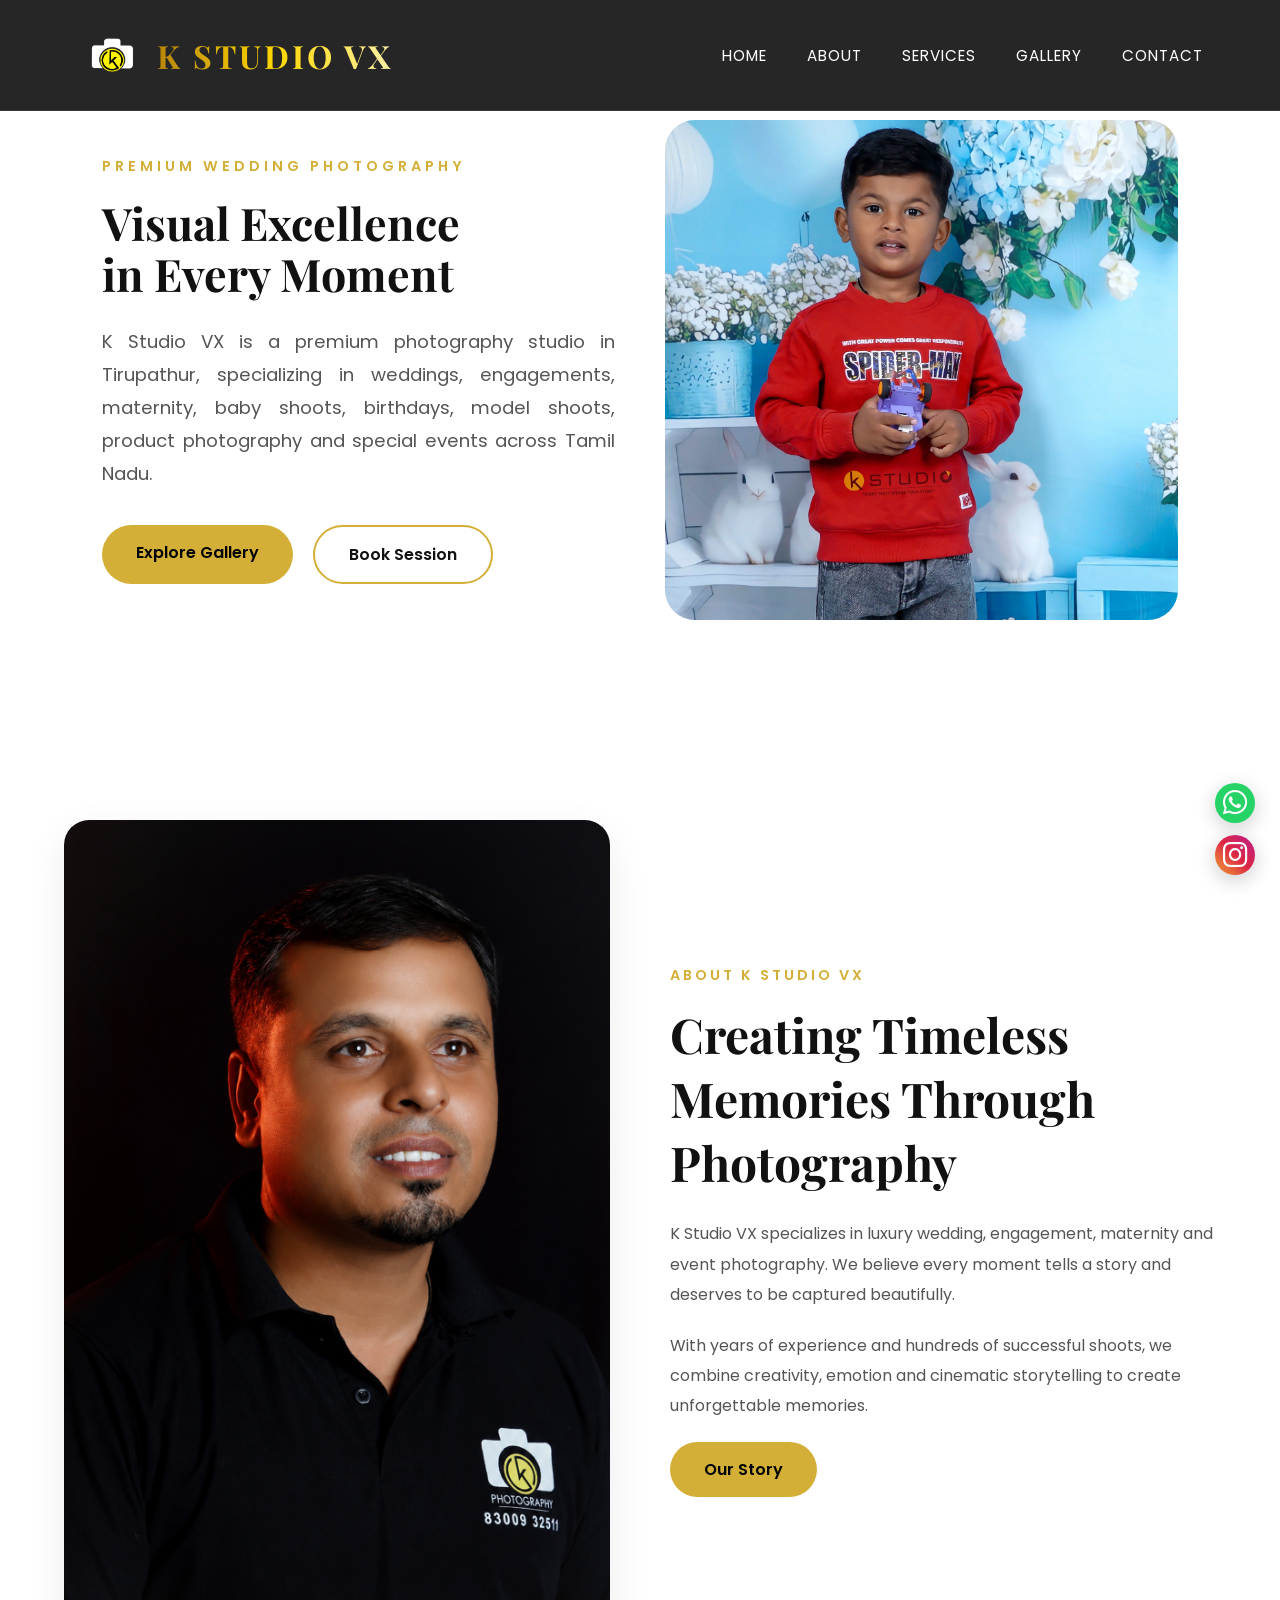
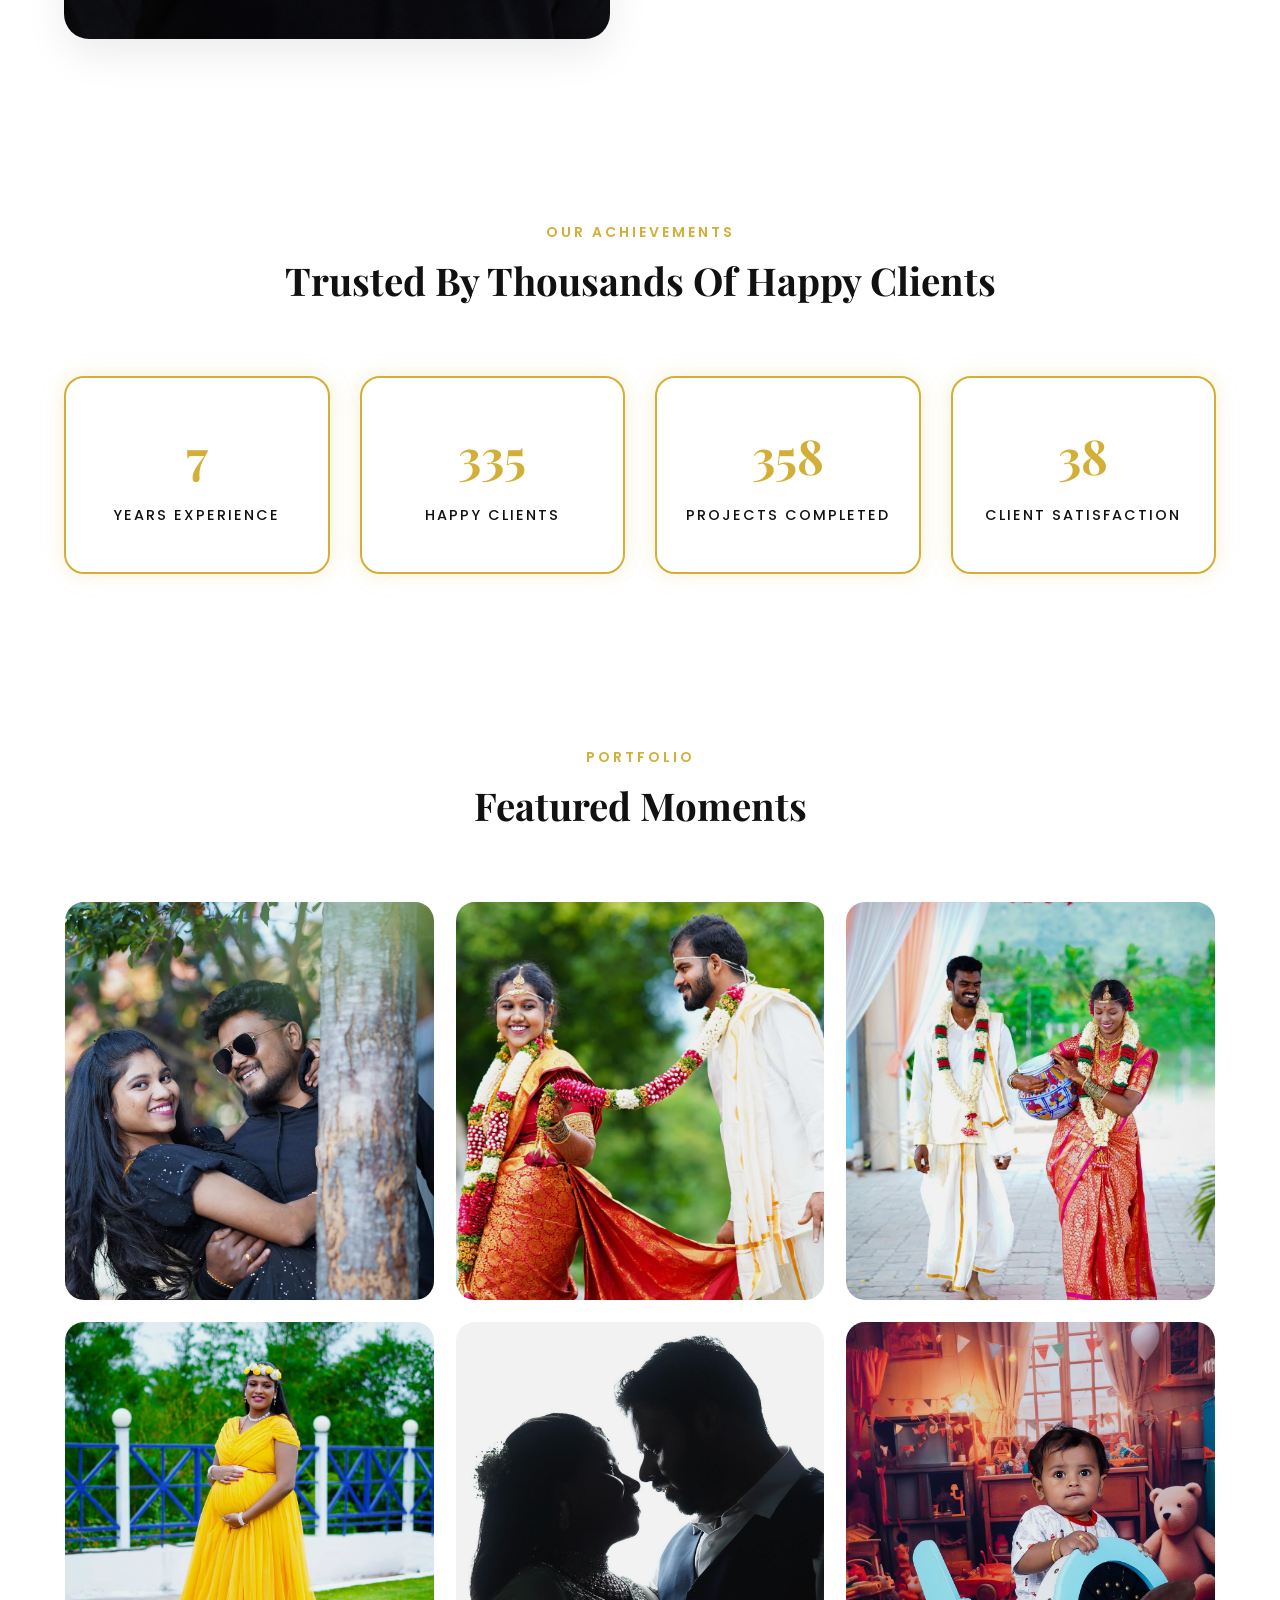
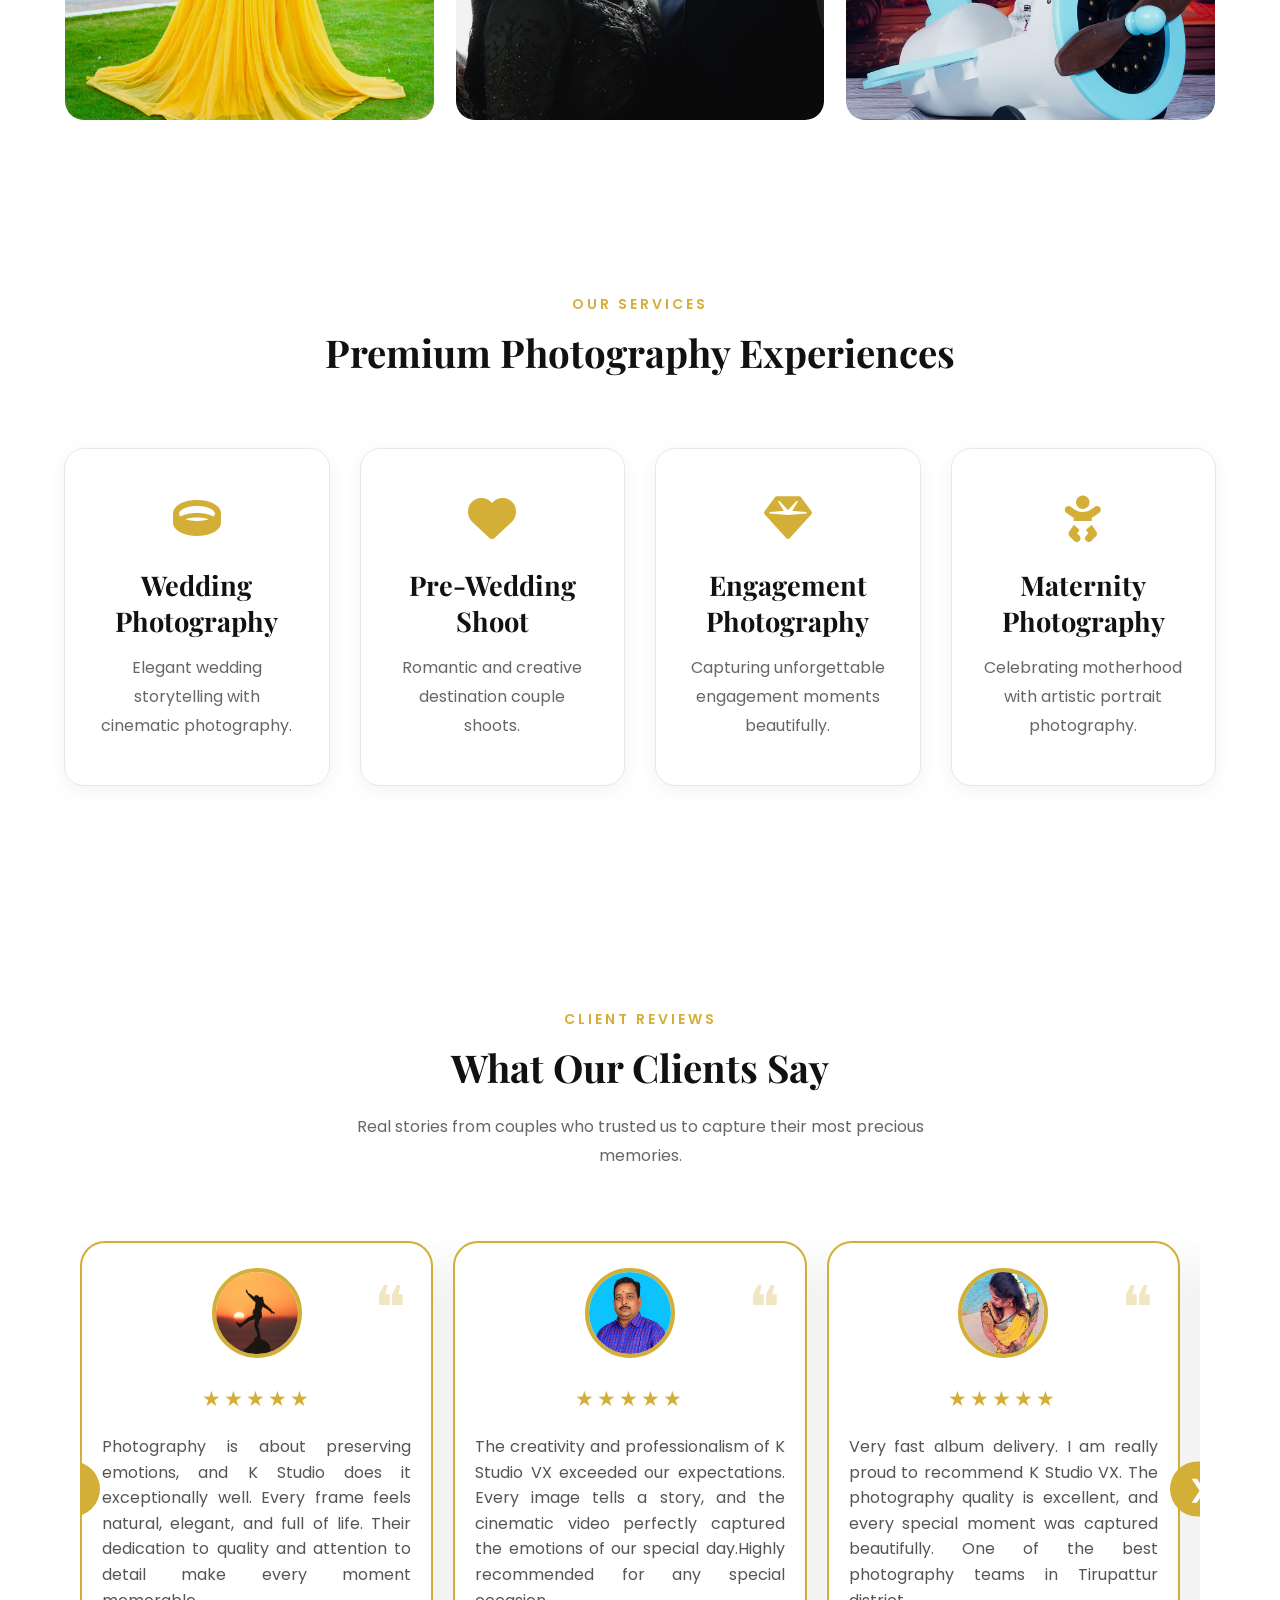
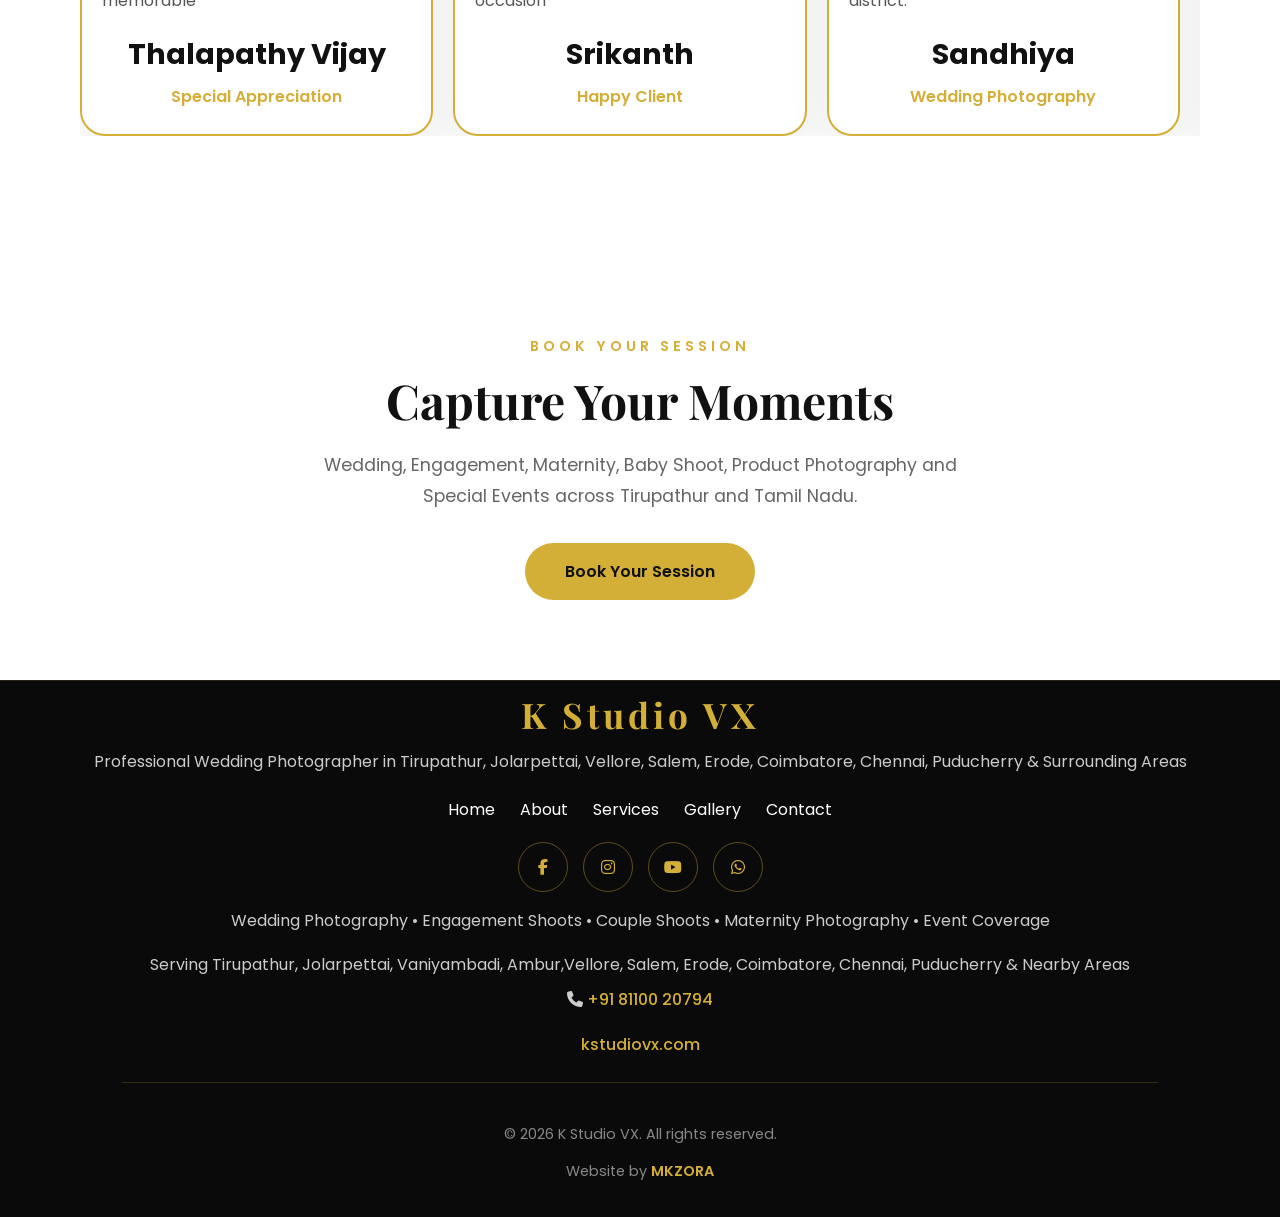
<file: index.html>
<!DOCTYPE html>
<html lang="en">
<head>

<meta charset="UTF-8">
<!-- Google Analytics -->
<script async src="https://www.googletagmanager.com/gtag/js?id=G-M8S1EVYBXF"></script>

<script>
window.dataLayer = window.dataLayer || [];
function gtag(){dataLayer.push(arguments);}
gtag('js', new Date());

gtag('config', 'G-M8S1EVYBXF');
</script>
<meta name="viewport" content="width=device-width, initial-scale=1.0">

<title>Wedding Photographer in Tirupathur & Jolarpettai | K Studio VX</title>

<meta name="description"
content="Professional Wedding Photographer in Tirupathur, Jolarpettai, Vaniyambadi and Ambur. Wedding Photography, Pre Wedding Shoots, Engagement, Maternity and Candid Photography by K Studio VX.">
<meta name="keywords"
content="Wedding Photographer Tirupathur, Wedding Photography Jolarpettai, Pre Wedding Shoot Tirupathur, Engagement Photography Tirupathur, Maternity Photography Tirupathur, Event Photographer Tirupathur">

<meta name="robots"
content="index, follow">

<meta name="author"
content="K Studio VX">

<meta name="theme-color"
content="#d4af37">

<link rel="canonical"
href="https://kstudiovx.com/">

<meta name="geo.region" content="IN-TN">
<meta name="geo.placename" content="Tirupathur, Tamil Nadu">
<meta name="geo.position" content="12.4955;78.5678">
<meta name="ICBM" content="12.4955,78.5678">
<!-- Open Graph -->

<meta property="og:title"
content="K Studio VX| Wedding Photographer in Tirupathur & Jolarpettai">

<meta property="og:description"
content="Professional Wedding, Pre-Wedding, Engagement, Maternity and Event Photography Services in Tirupathur and Jolarpettai.">

<meta property="og:type"
content="website">

<meta property="og:url"
content="https://kstudiovx.com/">

<meta property="og:image"
content="https://kstudiovx.com/images/kstudio-vx-wedding-photographer-tirupathur-jolarpettai.jpg">

<meta property="og:image:width"
content="1200">

<meta property="og:image:height"
content="630">
<meta property="og:site_name"
content="K Studio VX">

<!-- Twitter -->

<meta name="twitter:card"
content="summary_large_image">

<meta name="twitter:title"
content="K Studio VX | Wedding Photographer">

<meta name="twitter:description"
content="Wedding, Engagement, Pre-Wedding, Maternity and Event Photography in Tirupathur & Jolarpettai.">

<meta name="twitter:image"
content="https://kstudiovx.com/images/kstudio-vx-wedding-photographer-tirupathur-jolarpettai.jpg">

<!-- Favicon -->

<link rel="icon"
type="image/x-icon"
href="favicon/favicon.ico">

<link rel="icon"
type="image/png"
sizes="96x96"
href="favicon/favicon-96x96.png">

<link rel="apple-touch-icon"
href="favicon/apple-touch-icon.png">

<link rel="manifest"
href="favicon/site.webmanifest">

<!-- Google Fonts -->

<link rel="preconnect"
href="https://fonts.googleapis.com">

<link rel="preconnect"
href="https://fonts.gstatic.com"
crossorigin>

<link href="https://fonts.googleapis.com/css2?family=Playfair+Display:wght@400;500;600;700;800&family=Poppins:wght@300;400;500;600&display=swap"
rel="stylesheet">

<!-- Font Awesome -->

<link rel="stylesheet"
href="https://cdnjs.cloudflare.com/ajax/libs/font-awesome/6.5.2/css/all.min.css">

<!-- Main CSS -->

<link rel="stylesheet"
href="style.css">

<!-- Local Business Schema -->

<script type="application/ld+json">
{
  "@context":"https://schema.org",
  "@type":"PhotographyBusiness",
  "name":"K Studio VX",
  "url":"https://kstudiovx.com/",
  "logo":"https://kstudiovx.com/favicon/web-app-manifest-512x512.png",
  "image":"https://kstudiovx.com/images/kstudio-vx-wedding-photographer-tirupathur-jolarpettai.jpg",
  "telephone":"+91 8110020794",
  "priceRange":"₹₹",
  "address":{
    "@type":"PostalAddress",
    "addressLocality":"Tirupathur",
    "addressRegion":"Tamil Nadu",
    "addressCountry":"IN"
  },
  "serviceType":[
  "Wedding Photography",
  "Pre Wedding Photography",
  "Engagement Photography",
  "Maternity Photography",
  "Event Photography"
],
  "areaServed":[
    "Tirupathur",
    "Jolarpettai",
    "Vaniyambadi",
    "Ambur"
  ],
  "sameAs":[
    "https://www.instagram.com/kstudio_vx",
    "https://www.facebook.com/Kstudiovx",
    "https://www.youtube.com/channel/UClkUbWwsA2UwLpnq77SZYZA"
  ]
}
</script>

</head>
<body>

    <!-- LOADER -->
    <div id="loader">
        <div class="loader-content">
            <h1>K STUDIO</h1>
            <span>Visual Excellence</span>
        </div>
    </div>

    <!-- NAVBAR -->
    <header class="header">
        <div class="logo">

    <img src="images/k-studio-vx-logo.jpg" alt="K Studio VX Wedding Photographer Tirupathur Logo">

    <h2>K STUDIO VX</h2>

</div>

        <nav class="navbar">
            <ul>
                <li><a href="#home">Home</a></li>
                <li><a href="about.html">About</a></li>
                <li><a href="services.html">Services</a></li>
                <li><a href="gallery.html">Gallery</a></li>
                <li><a href="contact.html">Contact</a></li>
            </ul>
        </nav>

        <div class="menu-btn">
            <i class="fas fa-bars"></i>
        </div>
    </header>

    <!-- HERO SECTION -->
<section class="hero">

    <div class="hero-content">

        <span class="hero-subtitle">
            PREMIUM WEDDING PHOTOGRAPHY
        </span>

        <h1>
            Visual Excellence<br>
            in Every Moment
        </h1>
     <p>K Studio VX is a premium photography studio in Tirupathur,
specializing in weddings, engagements, maternity,
baby shoots, birthdays, model shoots, product photography
and special events across Tamil Nadu.
</p>

        <div class="hero-buttons">

            <a href="gallery.html" class="btn-gold">
                Explore Gallery
            </a>

            <a href="contact.html" class="btn-outline">
                Book Session
            </a>

        </div>

    </div>

    <div class="hero-image">

    <div class="hero-slider">

        <img src="images/k-studio-vx-founder-tirupathur.jpg" class="slide active" alt="Founder of K Studio VX professional photographer in Tirupathur">

        <img src="images/professional-photographer-tirupathur-k-studio-vx.jpg" class="slide" alt="Professional wedding and event photographer from K Studio VX Tirupathur">

        <img src="images/k-studio-vx-photography-team-tirupathur.jpg" class="slide" alt="K Studio VX photography team serving Tirupathur and Jolarpettai">

    </div>

</div>

</section>
<!-- ABOUT SECTION -->

<section class="about" id="about">

    <div class="container">

        <div class="about-grid">

            <div class="about-image">

                <img src="images/k-studio-vx-founder.jpg" alt="Founder of K Studio VX wedding photography studio in Tirupathur">

            </div>

            <div class="about-content">

                <span>ABOUT K STUDIO VX</span>

                <h2>Creating Timeless Memories Through Photography</h2>

                <p>
                    K Studio VX specializes in luxury wedding,
                    engagement, maternity and event photography.
                    We believe every moment tells a story and
                    deserves to be captured beautifully.
                </p>

                <p>
                    With years of experience and hundreds of
                    successful shoots, we combine creativity,
                    emotion and cinematic storytelling to
                    create unforgettable memories.
                </p>

                <a href="about.html" class="btn-gold">
                    Our Story
                </a>

            </div>

        </div>

    </div>

</section>
  <section class="stats">

    <div class="container">

        <div class="section-title">

            <span>OUR ACHIEVEMENTS</span>

            <h2>Trusted By Thousands Of Happy Clients</h2>

        </div>

        <div class="stats-grid">

            <div class="stat-box">
                <h2 class="counter" data-target="16">0</h2>
                <span>Years Experience</span>
            </div>

            <div class="stat-box">
                <h2 class="counter" data-target="880">0</h2>
                <span>Happy Clients</span>
            </div>

            <div class="stat-box">
                <h2 class="counter" data-target="940">0</h2>
                <span>Projects Completed</span>
            </div>

            <div class="stat-box">
                <h2 class="counter" data-target="100">0</h2>
                <span>Client Satisfaction</span>
            </div>

        </div>

    </div>

</section>

<!-- GALLERY PREVIEW -->
    <section class="gallery-preview reveal">

        <div class="container">

            <div class="section-title">
                <span>PORTFOLIO</span>
                <h2>Featured Moments</h2>
            </div>

            <div class="gallery-grid">

                <img src="images/wedding-photographer-tirupathur.jpg" alt="Wedding Photographer in Tirupathur">
                <img src="images/wedding-couple-portrait-tirupathur.jpg" alt="Engagement Photography in Jolarpettai">
                <img src="images/engagement-photography-jolarpettai.jpg" alt="Couple Photoshoot by K Studio VX">
                <img src="images/maternity-photography-tirupathur.jpg" alt="Maternity Photography in Tirupathur">
                <img src="images/couple-photoshoot-jolarpettai.jpg" alt="Couple Photoshoot in Jolarpettai">
                <img src="images/pre-wedding-shoot-tirupathur.jpg" alt="Wedding Stage Photography in Tamil Nadu">

            </div>

        </div>

    </section>
    <!-- SERVICES -->
    <section class="services reveal">

        <div class="container">

            <div class="section-title">
                <span>OUR SERVICES</span>
                <h2>Premium Photography Experiences</h2>
            </div>

            <div class="services-grid">

                <div class="service-card">
                  <i class="fas fa-ring"></i>
                    <h3>Wedding Photography</h3>
                    <p>
                        Elegant wedding storytelling with
                        cinematic photography.
                    </p>
                </div>

                <div class="service-card">
              <i class="fas fa-heart"></i>
                    <h3>Pre-Wedding Shoot</h3>
                    <p>
                        Romantic and creative destination
                        couple shoots.
                    </p>
                </div>

                <div class="service-card">
                   <i class="fas fa-gem"></i>
                    <h3>Engagement Photography</h3>
                    <p>
                        Capturing unforgettable engagement
                        moments beautifully.
                    </p>
                </div>

                <div class="service-card">
                    <i class="fas fa-baby"></i>
                    <h3>Maternity Photography</h3>
                    <p>
                        Celebrating motherhood with artistic
                        portrait photography.
                    </p>
                </div>

            </div>

        </div>

    </section>

  
    

<!-- TESTIMONIAL SECTION -->
<section class="testimonial" id="testimonial">

    <div class="container">

        <div class="section-title">

            <span>CLIENT REVIEWS</span>

            <h2>What Our Clients Say</h2>

            <p>
                Real stories from couples who trusted us to capture
                their most precious memories.
            </p>

        </div>

        <!-- TESTIMONIAL SLIDER -->
        <div class="testimonial-slider">

            <!-- PREVIOUS BUTTON -->
            <button class="testimonial-prev">
                ❮
            </button>

            <!-- TESTIMONIAL GRID -->
            <div class="testimonial-grid">

                <!-- CARD 1 -->
                <div class="testimonial-card">

                    <div class="quote-icon">❝</div>

                    <img src="images/wedding-client-review.jpg" alt="Wedding Photography Client Review">

                    <div class="review-stars">★★★★★</div>

                    <p>
                      Photography is about preserving emotions, and K Studio does it exceptionally well. Every frame feels natural, elegant, and full of life. Their dedication to quality and attention to detail make every moment memorable

                    <h3>Thalapathy Vijay </h3>

                    <span class="client-type">
                        Special Appreciation
                    </span>

                </div>

                <!-- CARD 2 -->
                <div class="testimonial-card">

                    <div class="quote-icon">❝</div>

                    <img src="images/engagement-client-review.jpg" alt="Engagement Shoot Client Testimonial">

                    <div class="review-stars">★★★★★</div>

                    <p>
                The creativity and professionalism of K Studio VX exceeded our expectations. Every image tells a story, and the cinematic video perfectly captured the emotions of our special day.Highly recommended for any special occasion
                    </p>

                    <h3>Srikanth</h3>

                    <span class="client-type">
                        Happy Client
                    </span>

                </div>

                <!-- CARD 3 -->
                <div class="testimonial-card">

                    <div class="quote-icon">❝</div>

                    <img src="images/couple-shoot-client-review.jpg" alt="Couple Photoshoot Client Feedback">

                    <div class="review-stars">★★★★★</div>

                    <p>
                       Very fast album delivery. I am really proud to recommend K Studio VX. The photography quality is excellent, and every special moment was captured beautifully. One of the best photography teams in Tirupattur district.
                    </p>

                    <h3>Sandhiya</h3>

                    <span class="client-type">
                        Wedding Photography
                    </span>

                </div>

                <!-- CARD 4 -->
                <div class="testimonial-card">

                    <div class="quote-icon">❝</div>

                    <img src="images/maternity-client-review.jpg" alt="Maternity Photography Client Review">

                    <div class="review-stars">★★★★★</div>

                    <p>I had an amazing studio experience! The space was clean, professional, and well-equipped. The staff made me feel comfortable and confident throughout the session. Highly recommended!
                    </p>

                    <h3>Rishi Raj</h3>

                    <span class="client-type">
                        Wedding Photography
                    </span>

                </div>
                <!-- CARD 5 -->

                <div class="testimonial-card">

                    <div class="quote-icon">❝</div>

                    <img src="images/event-photography-review.jpg" alt="Event Photography Customer Testimonial">

                    <div class="review-stars">★★★★★</div>

                    <p>
                        Karthi Was Not Only a Master Behind The Camera But Also a True Professional. They Arrived On Time, Maintained a Friendly and Made Us Feel At Ease Throughout The Session.
                    </p>

                    <h3>Lokesh Rithee</h3>

                    <span class="client-type">
                       Pre-Wedding Photography
                    </span>

                </div>
                 <!-- CARD 6 -->
                <div class="testimonial-card">

                    <div class="quote-icon">❝</div>

                    <img src="images/wedding-photography-review.jpg" alt="Wedding Photography Experience with K Studio VX">

                    <div class="review-stars">★★★★★</div>

                    <p>K Studio VX delivers pure magic through the lens.Every photo tells a story, full of emotion and detail.Their team is highly professional, punctual, and creative. They capture natural moments without making it feel staged.Editing are simply top-notch.

                    <h3>Lokesh</h3>

                    <span class="client-type">
                        Event Shoot
                    </span>

                </div>

            </div>

            <!-- NEXT BUTTON -->
            <button class="testimonial-next">
                ❯
            </button>

        </div>

    </div>

</section>
    <!-- CTA -->
   <!-- CTA SECTION -->
<section class="cta reveal">

    <div class="container">

        <span class="cta-subtitle">
            BOOK YOUR SESSION
        </span>

        <h2>
    Capture Your Moments
</h2>
        <p>
            Wedding, Engagement, Maternity, Baby Shoot,
            Product Photography and Special Events across
            Tirupathur and Tamil Nadu.
        </p>

        <a href="contact.html" class="btn-gold">
            Book Your Session
        </a>

    </div>

</section>

    <!-- FOOTER -->
  <footer>

    <div class="container">

        <h2>K Studio VX</h2>

        <p class="footer-tagline">
            Professional Wedding Photographer in Tirupathur, Jolarpettai, Vellore, Salem, Erode, Coimbatore, Chennai, Puducherry & Surrounding Areas
        </p>

        <!-- Footer Navigation -->

        <div class="footer-links">

            <a href="/">Home</a>

            <a href="/about">About</a>

            <a href="/services">Services</a>

            <a href="/gallery">Gallery</a>

            <a href="/contact">Contact</a>

        </div>

        <!-- Social Icons -->

        <div class="social-icons">

            <a href="https://www.facebook.com/Kstudiovx"
               target="_blank"
               rel="noopener noreferrer"
               aria-label="Facebook">
                <i class="fab fa-facebook-f"></i>
            </a>

            <a href="https://www.instagram.com/kstudio_vx"
               target="_blank"
               rel="noopener noreferrer"
               aria-label="Instagram">
                <i class="fab fa-instagram"></i>
            </a>

            <a href="https://www.youtube.com/channel/UClkUbWwsA2UwLpnq77SZYZA"
               target="_blank"
               rel="noopener noreferrer"
               aria-label="YouTube">
                <i class="fab fa-youtube"></i>
            </a>

            <a href="https://wa.me/918110020794"
               target="_blank"
               rel="noopener noreferrer"
               aria-label="WhatsApp">
                <i class="fab fa-whatsapp"></i>
            </a>

        </div>

        <!-- Services -->

        <p class="footer-services">
            Wedding Photography • Engagement Shoots • Couple Shoots •
            Maternity Photography • Event Coverage
        </p>

        <!-- Locations -->

        <p class="footer-location">
            Serving Tirupathur, Jolarpettai, Vaniyambadi,
            Ambur,Vellore, Salem, Erode, Coimbatore, Chennai, Puducherry & Nearby Areas
        </p>

        <!-- Contact -->
<p class="footer-phone">
    <i class="fas fa-phone"></i>
    <a href="tel:+918110020794">+91 81100 20794</a>
</p>

<p class="footer-website">
    <a href="https://kstudiovx.com" target="_blank">
        kstudiovx.com
    </a>
</p>
        <hr>

        <!-- Copyright -->

        <p class="copyright">
            © 2026 K Studio VX. All rights reserved.
        </p>

        <!-- Credit -->

        <p class="footer-credit">
            Website by
            <a href="https://mkzora.com"
               target="_blank"
               rel="noopener noreferrer">
                MKZORA
            </a>
        </p>

    </div>

</footer>

    <!-- WHATSAPP -->
    <div class="floating-social">

    <a href="https://wa.me/918110020794" target="_blank" class="whatsapp">
        <i class="fab fa-whatsapp"></i>
    </a>

    <a href="https://www.instagram.com/kstudio_vx" target="_blank" class="instagram">
        <i class="fab fa-instagram"></i>
    </a>

</div>

    <!-- JS -->
    <script src="script.js"></script>

</body>
</html>
</file>
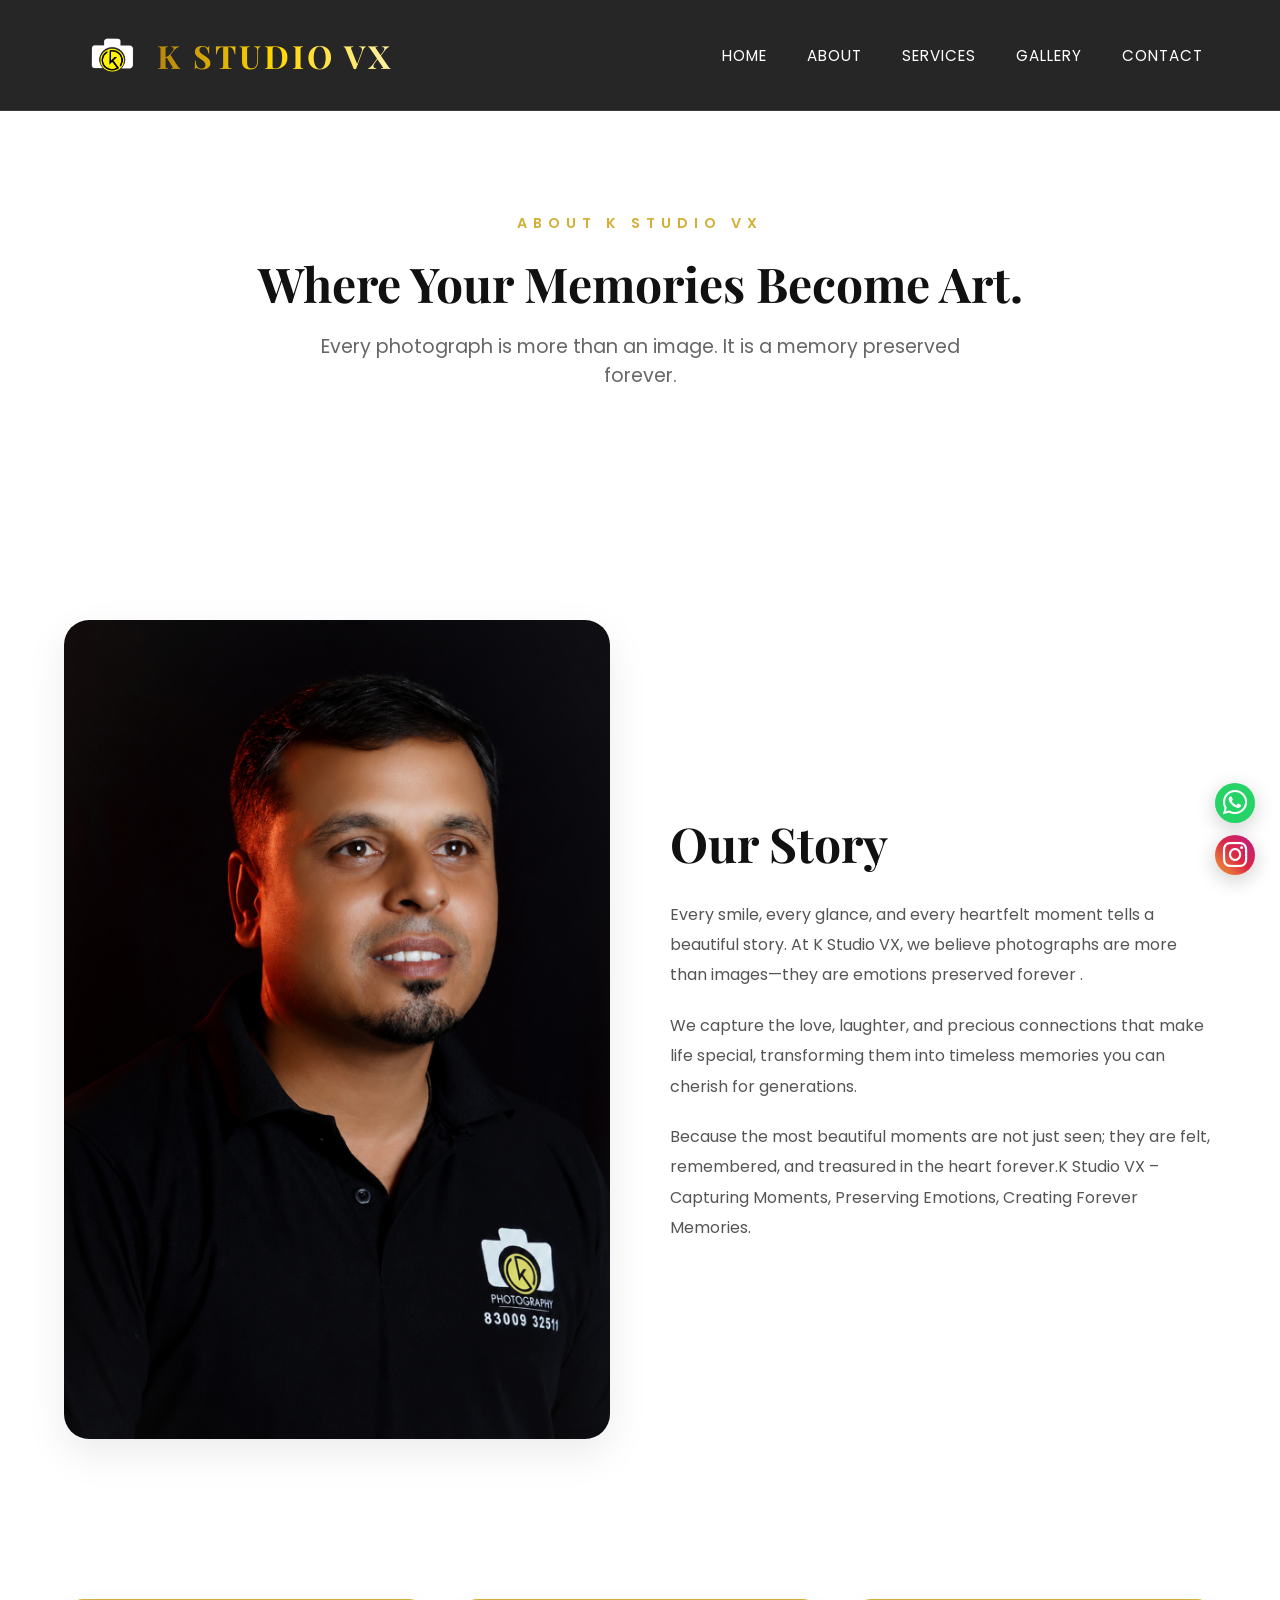
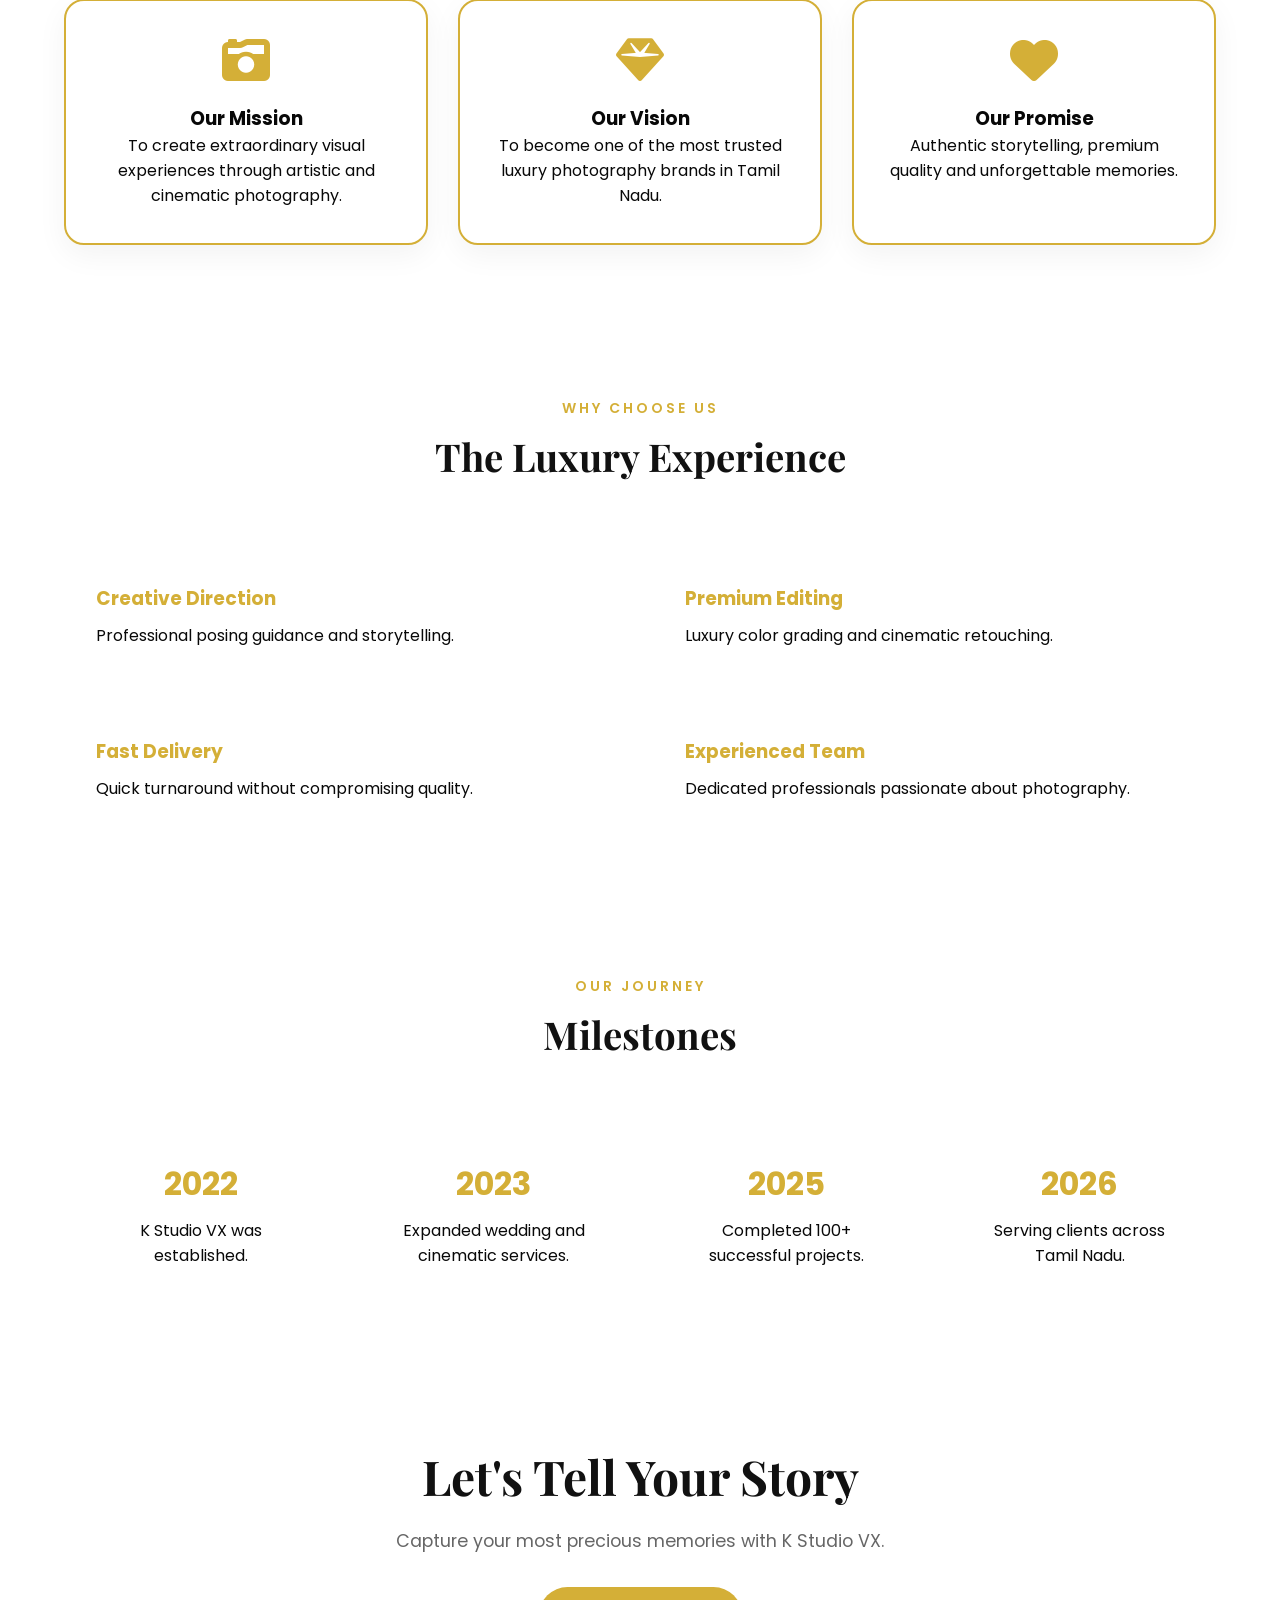
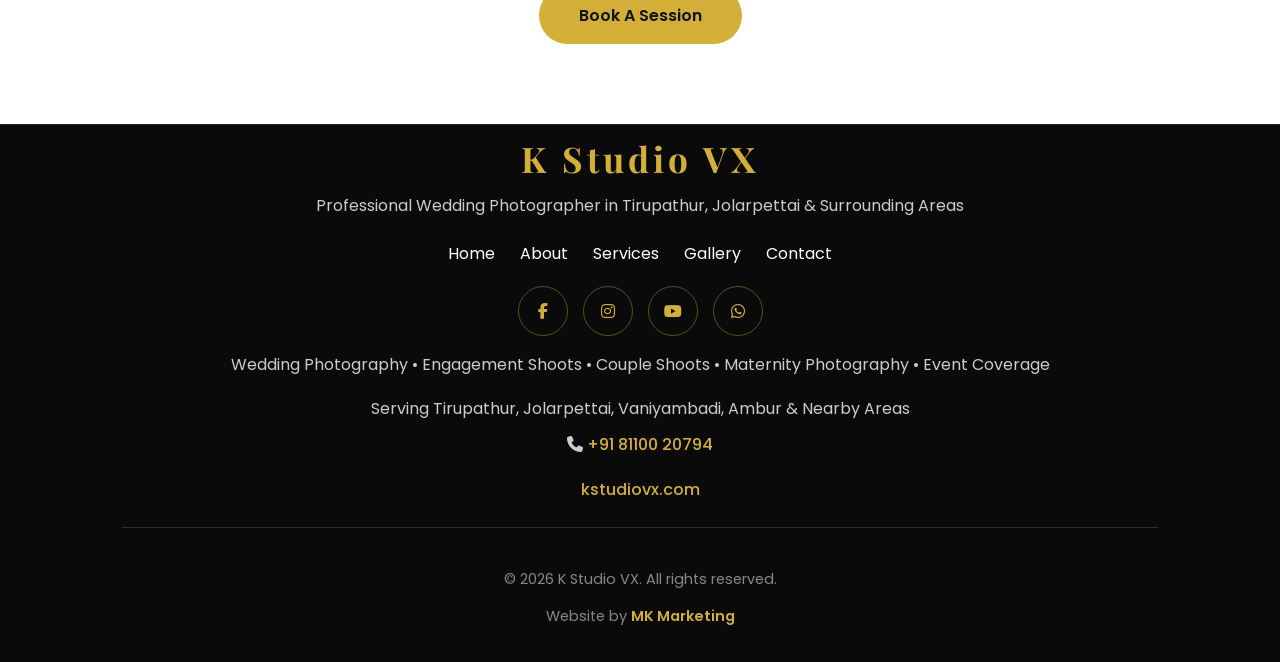
<file: about.html>
<!DOCTYPE html>
<html lang="en">

<head>

<meta charset="UTF-8">
<meta name="viewport" content="width=device-width, initial-scale=1.0">

<title>About K Studio VX | Professional Wedding Photographer in Tirupathur</title>

<meta name="description"
content="Learn about K Studio VX, a professional wedding photography studio in Tirupathur. Discover our passion for capturing weddings, engagements, maternity shoots and special events with timeless storytelling.">

<meta name="keywords"
content="About K Studio VX, Wedding Photographer Tirupathur, Photography Studio Jolarpettai, Wedding Photography Tamil Nadu">

<meta name="robots"
content="index, follow">

<meta name="author"
content="K Studio VX">

<link rel="canonical"
href="https://kstudiovx.com/about.html">

<meta name="geo.region" content="IN-TN">
<meta name="geo.placename" content="Tirupathur, Tamil Nadu">
<meta name="geo.position" content="12.4955;78.5678">
<meta name="ICBM" content="12.4955,78.5678">

<!-- Open Graph -->

<meta property="og:title"
content="About K Studio VX | Wedding Photographer in Tirupathur">

<meta property="og:description"
content="Meet the team behind K Studio VX and discover our photography journey and commitment to creating timeless memories.">

<meta property="og:type"
content="website">

<meta property="og:url"
content="https://kstudiovx.com/about.html">

<meta property="og:image"
content="https://kstudiovx.com/images/kstudio-vx-wedding-photographer-tirupathur-jolarpettai.jpg">

<meta property="og:image:width" content="1200">
<meta property="og:image:height" content="630">

<!-- Favicon -->

<link rel="icon" type="image/x-icon" href="favicon/favicon.ico">

<link rel="icon"
type="image/png"
sizes="96x96"
href="favicon/favicon-96x96.png">

<link rel="apple-touch-icon"
href="favicon/apple-touch-icon.png">

<link rel="manifest"
href="favicon/site.webmanifest">

<!-- Google Fonts -->

<link rel="preconnect" href="https://fonts.googleapis.com">

<link rel="preconnect"
href="https://fonts.gstatic.com"
crossorigin>

<link href="https://fonts.googleapis.com/css2?family=Playfair+Display:wght@500;600;700;800&family=Poppins:wght@300;400;500;600&display=swap"
rel="stylesheet">

<!-- Font Awesome -->

<link rel="stylesheet"
href="https://cdnjs.cloudflare.com/ajax/libs/font-awesome/6.5.2/css/all.min.css">

<!-- Main CSS -->

<link rel="stylesheet"
href="style.css">

<!-- Local Business Schema -->

<script type="application/ld+json">
{
  "@context":"https://schema.org",
  "@type":"PhotographyBusiness",
  "name":"K Studio VX",
  "url":"https://kstudiovx.com/",
  "logo":"https://kstudiovx.com/favicon/web-app-manifest-512x512.png",
  "image":"https://kstudiovx.com/images/kstudio-vx-wedding-photographer-tirupathur-jolarpettai.jpg",
  "telephone":"+91 8110020794",
  "priceRange":"₹₹",
  "address":{
    "@type":"PostalAddress",
    "addressLocality":"Tirupathur",
    "addressRegion":"Tamil Nadu",
    "addressCountry":"IN"
  },
  "serviceType":[
  "Wedding Photography",
  "Pre Wedding Photography",
  "Engagement Photography",
  "Maternity Photography",
  "Event Photography"
],
  "areaServed":[
    "Tirupathur",
    "Jolarpettai",
    "Vaniyambadi",
    "Ambur"
  ],
  "sameAs":[
    "https://www.instagram.com/kstudio_vx",
    "https://www.facebook.com/Kstudiovx",
    "https://www.youtube.com/channel/UClkUbWwsA2UwLpnq77SZYZA"
  ]
}
</script>

</head>

<body>

<!-- HEADER -->

<header class="header">

       <div class="logo">

    <img src="images//k-studio-vx-logo.jpg" alt="K Studio VX Wedding Photographer Tirupathur Logo">

    <h2>K STUDIO VX</h2>

</div>

    <nav class="navbar">

        <ul>

            <li><a href="index.html">Home</a></li>

            <li><a href="about.html">About</a></li>

            <li><a href="services.html">Services</a></li>

            <li><a href="gallery.html">Gallery</a></li>

            <li><a href="contact.html">Contact</a></li>

        </ul>

    </nav>
     <div class="menu-btn">
            <i class="fas fa-bars"></i>
        </div>

</header>

<!-- HERO -->

<section class="gallery-hero">

    <div class="container">

        <span>ABOUT K STUDIO VX</span>

        <h1>Where Your Memories Become Art.
        </h1>

        <p>
            Every photograph is more than an image.
            It is a memory preserved forever.
        </p>

    </div>

</section>

<!-- ABOUT STORY -->

<section class="about-story">

<div class="container">

<div class="about-grid">

<div class="about-image">

<img src="images/k-studio-vx-founder.jpg" alt="Founder of K Studio VX wedding photography studio in Tirupathur">

</div>

<div class="about-content">

<h2>
Our Story
</h2>

<p>
Every smile, every glance, and every heartfelt moment tells a beautiful story. At K Studio VX, we believe photographs are more than images—they are emotions preserved forever .
</p>

<p>
We capture the love, laughter, and precious connections that make life special, transforming them into timeless memories you can cherish for generations.
</p>

<p>
Because the most beautiful moments are not just seen; they are felt, remembered, and treasured in the heart forever.K Studio VX – Capturing Moments, Preserving Emotions, Creating Forever Memories. 
</p>

</div>

</div>

</div>

</section>

<!-- VISION -->

<section class="vision-section">

<div class="container">

<div class="vision-grid">

<div class="vision-card">

<i class="fas fa-camera-retro"></i>

<h3>
Our Mission
</h3>

<p>
To create extraordinary visual experiences
through artistic and cinematic photography.
</p>

</div>

<div class="vision-card">

<i class="fas fa-gem"></i>

<h3>
Our Vision
</h3>

<p>
To become one of the most trusted luxury
photography brands in Tamil Nadu.
</p>

</div>

<div class="vision-card">

<i class="fas fa-heart"></i>

<h3>
Our Promise
</h3>

<p>
Authentic storytelling, premium quality
and unforgettable memories.
</p>

</div>

</div>

</div>

</section>

<!-- WHY CHOOSE US -->

<section class="why-us">

<div class="container">

<div class="section-title">

<span>WHY CHOOSE US</span>

<h2>
The Luxury Experience
</h2>

</div>

<div class="why-grid">

<div class="why-box">

<h3>Creative Direction</h3>

<p>
Professional posing guidance and storytelling.
</p>

</div>

<div class="why-box">

<h3>Premium Editing</h3>

<p>
Luxury color grading and cinematic retouching.
</p>

</div>

<div class="why-box">

<h3>Fast Delivery</h3>

<p>
Quick turnaround without compromising quality.
</p>

</div>

<div class="why-box">

<h3>Experienced Team</h3>

<p>
Dedicated professionals passionate about photography.
</p>

</div>

</div>

</div>

</section>

<!-- TIMELINE -->

<section class="timeline-section">

<div class="container">

<div class="section-title">

<span>OUR JOURNEY</span>

<h2>
Milestones
</h2>

</div>

<div class="timeline">

<div class="timeline-item">

<h3>2022</h3>

<p>
K Studio VX was established.
</p>

</div>

<div class="timeline-item">

<h3>2023</h3>

<p>
Expanded wedding and cinematic services.

</div>

<div class="timeline-item">

<h3>2025</h3>

<p>
Completed 100+ successful projects.
</p>
</p>

</div>

<div class="timeline-item">

<h3>2026</h3>

<p>
Serving clients across Tamil Nadu.
</p>

</div>

</div>

</div>

</section>

<!-- CTA -->

<section class="cta">

<div class="container">

<h2>
Let's Tell Your Story
</h2>

<p>
Capture your most precious memories with K Studio VX.
</p>

<a href="contact.html" class="btn-gold">

Book A Session

</a>

</div>

</section>

<!-- FOOTER -->
  <footer>

    <div class="container">

        <h2>K Studio VX</h2>

        <p class="footer-tagline">
            Professional Wedding Photographer in Tirupathur, Jolarpettai & Surrounding Areas
        </p>

        <!-- Footer Navigation -->

        <div class="footer-links">

            <a href="/">Home</a>

            <a href="/about">About</a>

            <a href="/services">Services</a>

            <a href="/gallery">Gallery</a>

            <a href="/contact">Contact</a>

        </div>

        <!-- Social Icons -->

        <div class="social-icons">

            <a href="https://www.facebook.com/Kstudiovx"
               target="_blank"
               rel="noopener noreferrer"
               aria-label="Facebook">
                <i class="fab fa-facebook-f"></i>
            </a>

            <a href="https://www.instagram.com/kstudio_vx"
               target="_blank"
               rel="noopener noreferrer"
               aria-label="Instagram">
                <i class="fab fa-instagram"></i>
            </a>

            <a href="https://www.youtube.com/channel/UClkUbWwsA2UwLpnq77SZYZA"
               target="_blank"
               rel="noopener noreferrer"
               aria-label="YouTube">
                <i class="fab fa-youtube"></i>
            </a>

            <a href="https://wa.me/918110020794"
               target="_blank"
               rel="noopener noreferrer"
               aria-label="WhatsApp">
                <i class="fab fa-whatsapp"></i>
            </a>

        </div>

        <!-- Services -->

        <p class="footer-services">
            Wedding Photography • Engagement Shoots • Couple Shoots •
            Maternity Photography • Event Coverage
        </p>

        <!-- Locations -->

        <p class="footer-location">
            Serving Tirupathur, Jolarpettai, Vaniyambadi,
            Ambur & Nearby Areas
        </p>

        <!-- Contact -->
<p class="footer-phone">
    <i class="fas fa-phone"></i>
    <a href="tel:+918110020794">+91 81100 20794</a>
</p>

<p class="footer-website">
    <a href="https://kstudiovx.com" target="_blank">
        kstudiovx.com
    </a>
</p>
        <hr>

        <!-- Copyright -->

        <p class="copyright">
            © 2026 K Studio VX. All rights reserved.
        </p>

        <!-- Credit -->

        <p class="footer-credit">
            Website by
            <a href="https://mohankanth.com"
               target="_blank"
               rel="noopener noreferrer">
                MK Marketing
            </a>
        </p>

    </div>

</footer>
  <!-- WHATSAPP -->
    <div class="floating-social">

     <a href="https://wa.me/918110020794" target="_blank" class="whatsapp">
        <i class="fab fa-whatsapp"></i>
    </a>

    <a href="https://www.instagram.com/kstudio_vx" target="_blank" class="instagram">
        <i class="fab fa-instagram"></i>
    </a>
</div>

<script src="script.js"></script>

</body>
</html>
</file>
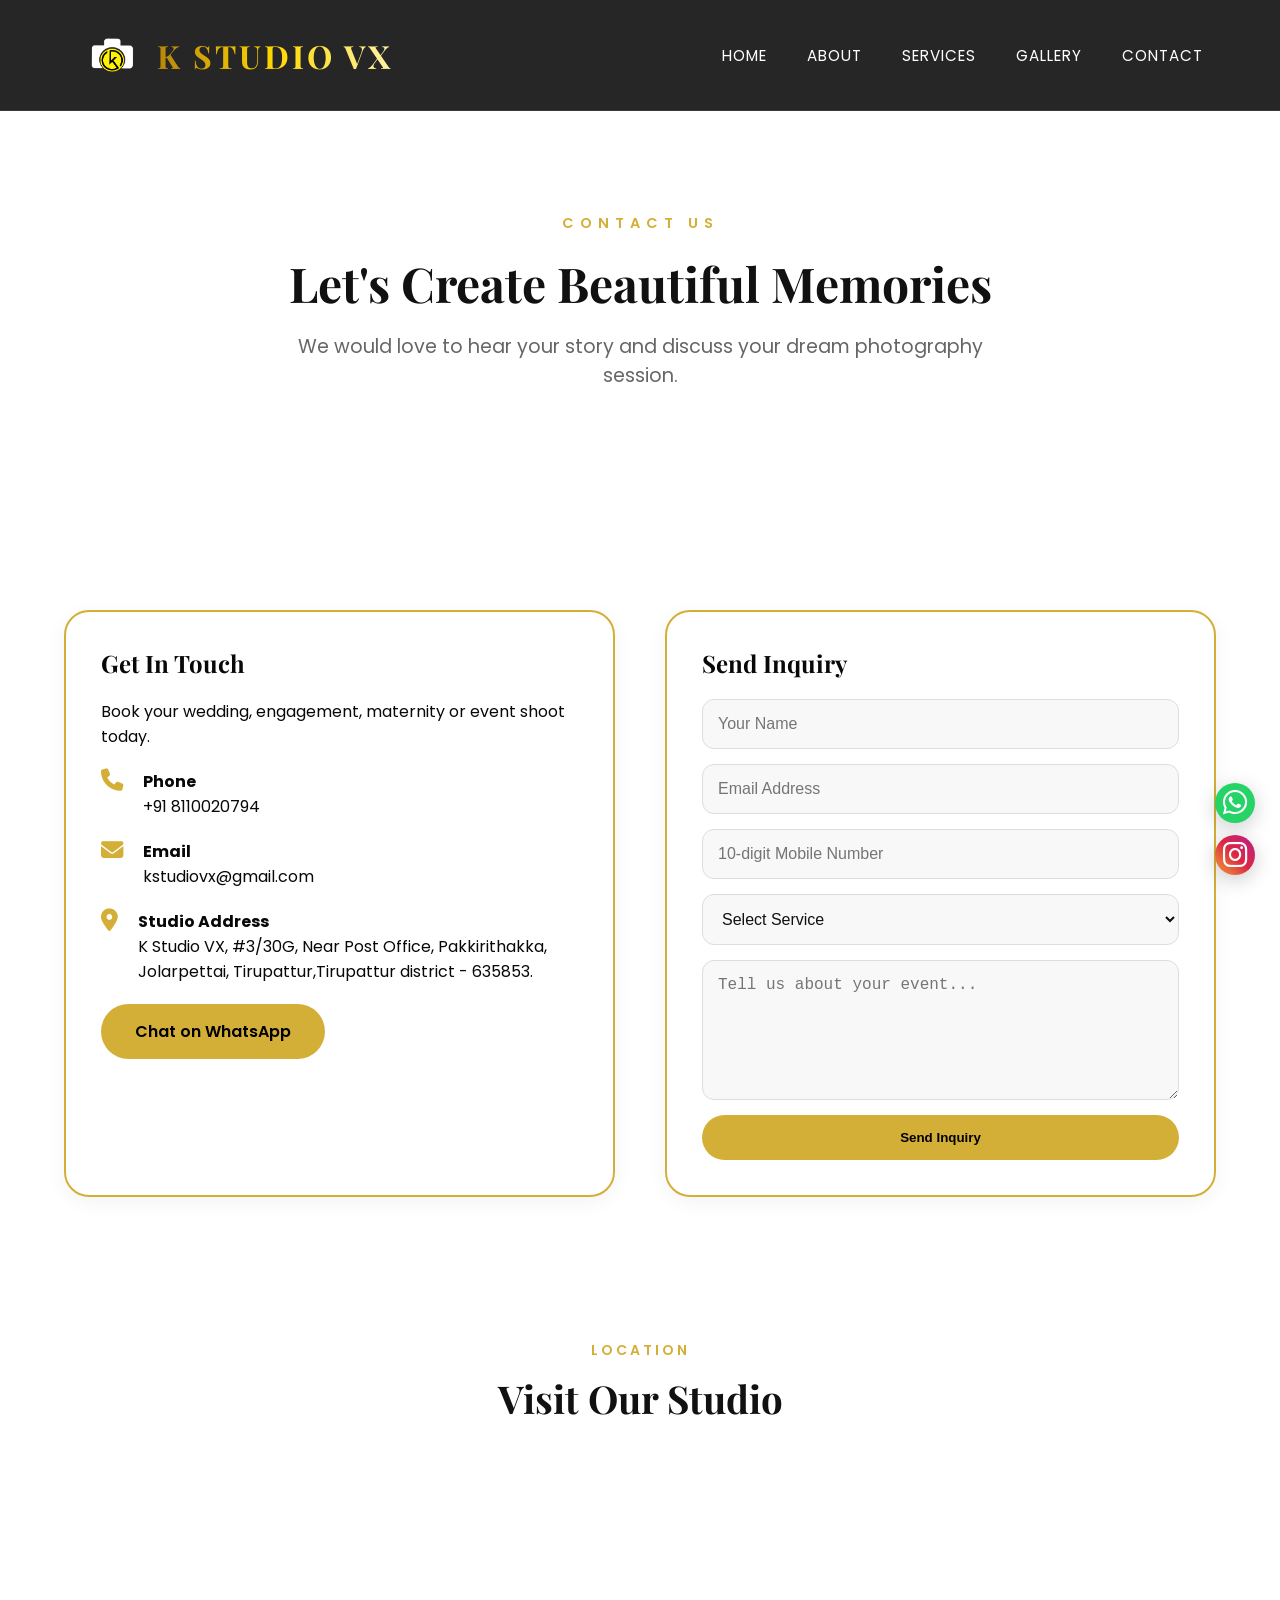
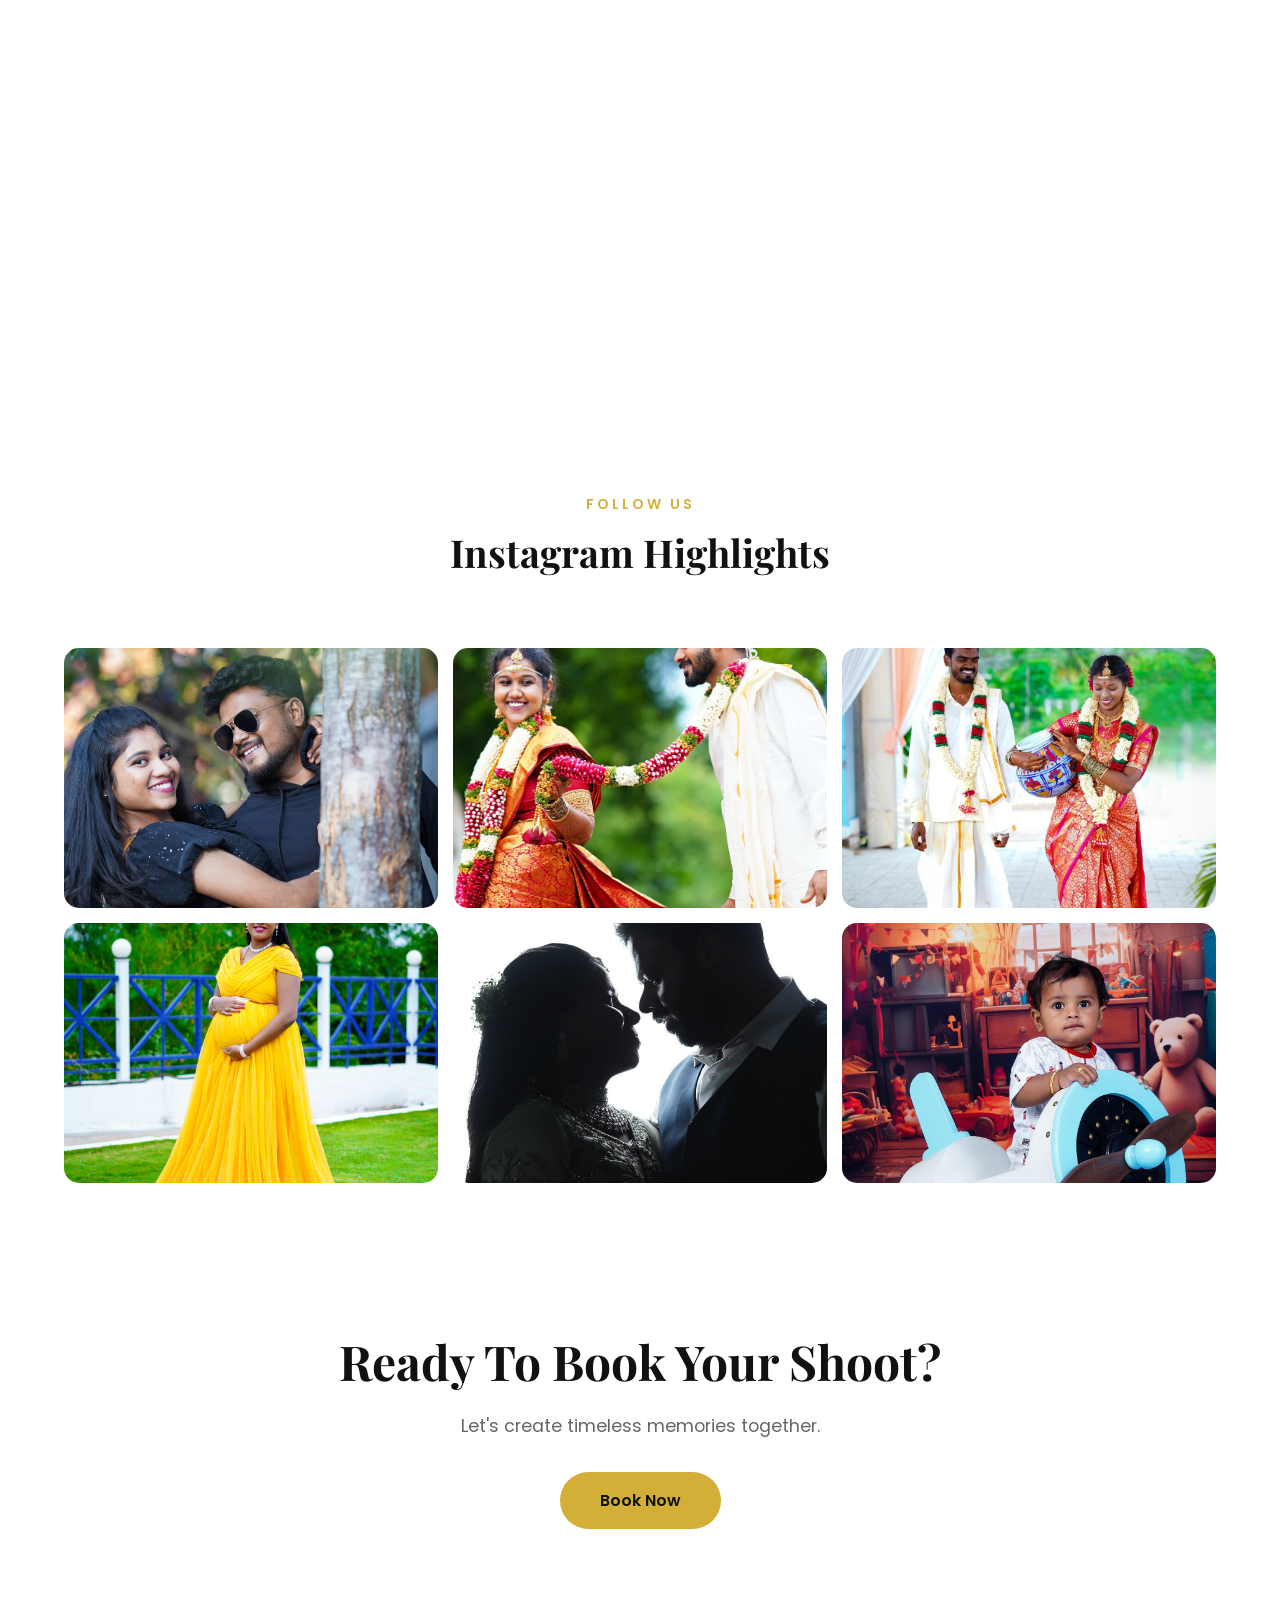
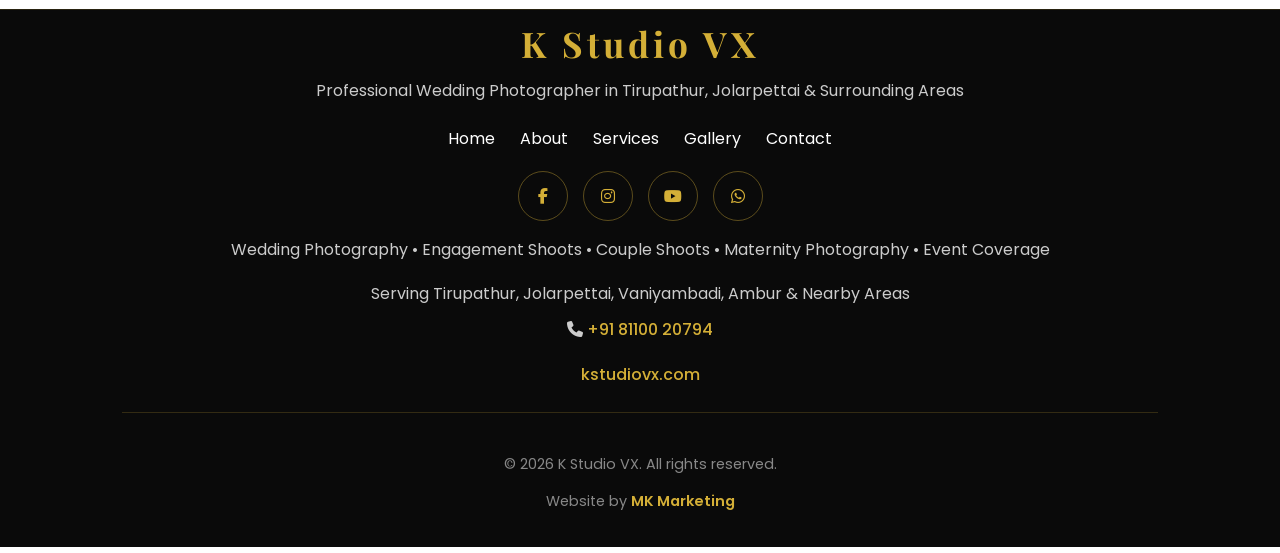
<file: contact.html>
<!DOCTYPE html>
<html lang="en">
<head>

<meta charset="UTF-8">
<meta name="viewport" content="width=device-width, initial-scale=1.0">

<title>Contact Wedding Photographer in Tirupathur | K Studio VX</title> 

<meta name="description"
content="Contact K Studio VX to book wedding photography, pre-wedding shoots, engagement photography, maternity photography, baby shoots and event coverage in Tirupathur and Jolarpettai.">

<meta name="keywords"
content="Contact Wedding Photographer Tirupathur, Book Photography Session Jolarpettai, Wedding Photography Contact, Engagement Photography Tirupathur, K Studio VX Contact">

<meta name="robots"
content="index, follow">

<meta name="author"
content="K Studio VX">

<link rel="canonical"
href="https://kstudiovx.com/contact.html">
<meta name="geo.region" content="IN-TN">
<meta name="geo.placename" content="Tirupathur, Tamil Nadu">
<meta name="geo.position" content="12.4955;78.5678">
<meta name="ICBM" content="12.4955,78.5678">

<!-- Open Graph -->

<meta property="og:title"
content="Contact K Studio VX | Book Your Photography Session">

<meta property="og:description"
content="Get in touch with K Studio VX for wedding photography, engagement shoots, maternity photography and event coverage.">

<meta property="og:type"
content="website">

<meta property="og:url"
content="https://kstudiovx.com/contact.html">

<meta property="og:image"
content="https://kstudiovx.com/images/kstudio-vx-wedding-photographer-tirupathur-jolarpettai.jpg">
<meta property="og:image:width" content="1200">
<meta property="og:image:height" content="630">

<meta name="twitter:card" content="summary_large_image">

<meta name="twitter:title"
content="Contact K Studio VX | Book Your Photography Session">

<meta name="twitter:description"
content="Contact K Studio VX for wedding photography, pre-wedding shoots, engagement photography, maternity photography and event coverage in Tirupathur and Jolarpettai.">

<meta name="twitter:image"
content="https://kstudiovx.com/images/kstudio-vx-wedding-photographer-tirupathur-jolarpettai.jpg">

<!-- Favicon -->

<link rel="icon" type="image/x-icon" href="favicon/favicon.ico">

<link rel="icon"
type="image/png"
sizes="96x96"
href="favicon/favicon-96x96.png">

<link rel="apple-touch-icon"
href="favicon/apple-touch-icon.png">

<link rel="manifest"
href="favicon/site.webmanifest">

<!-- Google Fonts -->

<link rel="preconnect"
href="https://fonts.googleapis.com">

<link rel="preconnect"
href="https://fonts.gstatic.com"
crossorigin>

<link href="https://fonts.googleapis.com/css2?family=Playfair+Display:wght@500;600;700;800&family=Poppins:wght@300;400;500;600&display=swap"
rel="stylesheet">

<!-- Font Awesome -->

<link rel="stylesheet"
href="https://cdnjs.cloudflare.com/ajax/libs/font-awesome/6.5.2/css/all.min.css">

<!-- Main CSS -->

<link rel="stylesheet"
href="style.css">

<script type="application/ld+json">
{
  "@context":"https://schema.org",
  "@type":"PhotographyBusiness",
  "name":"K Studio VX",
  "url":"https://kstudiovx.com",
  "telephone":"+91 8110020794",
  "email":"kstudiovx@gmail.com",
  "address":{
    "@type":"PostalAddress",
    "addressLocality":"Tirupathur",
    "addressRegion":"Tamil Nadu",
    "addressCountry":"IN"
  }
}
</script>

</head>

<body>

<!-- HEADER -->

<header class="header">

          <div class="logo">

    <img src="images/k-studio-vx-logo.jpg" alt="K Studio VX Wedding Photographer Tirupathur Logo">

    <h2>K STUDIO VX</h2>

</div>

    <nav class="navbar">

        <ul>

            <li><a href="index.html">Home</a></li>

            <li><a href="about.html">About</a></li>

            <li><a href="services.html">Services</a></li>

            <li><a href="gallery.html">Gallery</a></li>

            <li><a href="contact.html">Contact</a></li>

        </ul>

    </nav>
 <div class="menu-btn">
            <i class="fas fa-bars"></i>
        </div>
</header>

<!-- HERO -->

<section class="gallery-hero">

    <div class="container">

        <span>CONTACT US</span>

        <h1>
            Let's Create
            Beautiful Memories
        </h1>

        <p>
            We would love to hear your story and
            discuss your dream photography session.
        </p>

    </div>

</section>

<!-- CONTACT SECTION -->

<section class="contact-page">

<div class="container">

<div class="contact-grid">

    <!-- LEFT -->

    <div class="contact-info">

        <h2>Get In Touch</h2>

        <p>
            Book your wedding, engagement,
            maternity or event shoot today.
        </p>

        <div class="info-box">

            <i class="fas fa-phone"></i>

            <div>

                <h4>Phone</h4>

                <p>+91 8110020794</p>

            </div>

        </div>

        <div class="info-box">

            <i class="fas fa-envelope"></i>

            <div>

                <h4>Email</h4>

                <p>kstudiovx@gmail.com</p>

            </div>

        </div>

        <div class="info-box">

            <i class="fas fa-location-dot"></i>

            <div>

                <h4>Studio Address</h4>

                <p>K Studio VX, #3/30G, Near Post Office, Pakkirithakka, Jolarpettai, Tirupattur,Tirupattur district - 635853.</p>

            </div>

        </div>

        <a href="https://wa.me/918110020794"
        target="_blank"
        class="btn-gold">

        Chat on WhatsApp

        </a>

    </div>

    <!-- RIGHT -->

 <div class="contact-form-box">

    <h2>Send Inquiry</h2>

    <form action="https://formsubmit.co/kstudiovx@gmail.com" method="POST">

        <!-- Name -->
        <input
            type="text"
            name="name"
            placeholder="Your Name"
            minlength="3"
            required>

        <!-- Email -->
        <input
            type="email"
            name="email"
            placeholder="Email Address"
            required>

        <!-- Phone -->
        <input
            type="tel"
            name="phone"
            placeholder="10-digit Mobile Number"
            pattern="[6-9]{1}[0-9]{9}"
            maxlength="10"
            title="Enter a valid Indian mobile number"
            required>

        <!-- Service -->
        <select name="service" required>

            <option value="">Select Service</option>

            <option>Wedding Photography</option>
            <option>Pre Wedding Shoot</option>
            <option>Engagement Photography</option>
            <option>Couple Shoot</option>
            <option>Maternity Photography</option>
            <option>Baby Shoot</option>
            <option>Event Coverage</option>

        </select>

        <!-- Message -->
        <textarea
            rows="6"
            name="message"
            placeholder="Tell us about your event..."
            minlength="10"
            required></textarea>

        <!-- FormSubmit Settings -->

        <input type="hidden"
               name="_subject"
               value="New K Studio VX Booking Inquiry">

        <input type="hidden"
               name="_template"
               value="table">

        <input type="hidden"
               name="_captcha"
               value="false">

        <input type="hidden"
               name="_next"
               value="https://kstudiovx.com/thankyou.html">

        <input type="hidden"
               name="_autoresponse"
               value="Thank you for contacting K Studio VX. We have received your inquiry and will contact you shortly.">

        <!-- Submit Button -->

        <button
            type="submit"
            class="btn-gold"
            onclick="gtag('event','contact_form_submit');">

            Send Inquiry

        </button>

    </form>

</div>

</div>

</div>

</section>

<!-- MAP -->

<section class="map-section">

<div class="container">

<div class="section-title">

<span>LOCATION</span>

<h2>Visit Our Studio</h2>

</div>

<div class="map-box">

<iframe
src="https://www.google.com/maps/embed?pb=!1m18!1m12!1m3!1d1993986.1186322668!2d76.26965519375!3d12.548974300000003!2m3!1f0!2f0!3f0!3m2!1i1024!2i768!4f13.1!3m3!1m2!1s0x3badabd92f25cae5%3A0x1cf3c5f68737a1!2sK%20Studiovx%20Wedding%20Photographer!5e0!3m2!1sen!2sin!4v1781010205773!5m2!1sen!2sin"
width="100%"
height="450"
style="border:0;"
allowfullscreen=""
loading="lazy"
referrerpolicy="no-referrer-when-downgrade">
</iframe>

</div>

</div>

</section>

<!-- INSTAGRAM -->

<section class="instagram-section">

<div class="container">

<div class="section-title">

<span>FOLLOW US</span>

<h2>Instagram Highlights</h2>

</div>

<div class="insta-grid">

          <img src="images/wedding-photographer-tirupathur.jpg" alt="Wedding Photographer in Tirupathur">
                <img src="images/wedding-couple-portrait-tirupathur.jpg" alt="Engagement Photography in Jolarpettai">
                <img src="images/engagement-photography-jolarpettai.jpg" alt="Couple Photoshoot by K Studio VX">
                <img src="images/maternity-photography-tirupathur.jpg" alt="Maternity Photography in Tirupathur">
                <img src="images/couple-photoshoot-jolarpettai.jpg" alt="Couple Photoshoot in Jolarpettai">
                <img src="images/pre-wedding-shoot-tirupathur.jpg" alt="Wedding Stage Photography in Tamil Nadu">

</div>

</div>

</section>

<!-- CTA -->

<section class="cta">

<div class="container">

<h2>
Ready To Book Your Shoot?
</h2>

<p>
Let's create timeless memories together.
</p>

<a href="https://wa.me/919751179251"
class="btn-gold">

Book Now

</a>

</div>

</section>

<!-- FOOTER -->

  <footer>

    <div class="container">

        <h2>K Studio VX</h2>

        <p class="footer-tagline">
            Professional Wedding Photographer in Tirupathur, Jolarpettai & Surrounding Areas
        </p>

        <!-- Footer Navigation -->

        <div class="footer-links">

            <a href="/">Home</a>

            <a href="/about">About</a>

            <a href="/services">Services</a>

            <a href="/gallery">Gallery</a>

            <a href="/contact">Contact</a>

        </div>

        <!-- Social Icons -->

        <div class="social-icons">

            <a href="https://www.facebook.com/Kstudiovx"
               target="_blank"
               rel="noopener noreferrer"
               aria-label="Facebook">
                <i class="fab fa-facebook-f"></i>
            </a>

            <a href="https://www.instagram.com/kstudio_vx"
               target="_blank"
               rel="noopener noreferrer"
               aria-label="Instagram">
                <i class="fab fa-instagram"></i>
            </a>

            <a href="https://www.youtube.com/channel/UClkUbWwsA2UwLpnq77SZYZA"
               target="_blank"
               rel="noopener noreferrer"
               aria-label="YouTube">
                <i class="fab fa-youtube"></i>
            </a>

            <a href="https://wa.me/918110020794"
               target="_blank"
               rel="noopener noreferrer"
               aria-label="WhatsApp">
                <i class="fab fa-whatsapp"></i>
            </a>

        </div>

        <!-- Services -->

        <p class="footer-services">
            Wedding Photography • Engagement Shoots • Couple Shoots •
            Maternity Photography • Event Coverage
        </p>

        <!-- Locations -->

        <p class="footer-location">
            Serving Tirupathur, Jolarpettai, Vaniyambadi,
            Ambur & Nearby Areas
        </p>

        <!-- Contact -->
<p class="footer-phone">
    <i class="fas fa-phone"></i>
    <a href="tel:+918110020794">+91 81100 20794</a>
</p>

<p class="footer-website">
    <a href="https://kstudiovx.com" target="_blank">
        kstudiovx.com
    </a>
</p>
        <hr>

        <!-- Copyright -->

        <p class="copyright">
            © 2026 K Studio VX. All rights reserved.
        </p>

        <!-- Credit -->

        <p class="footer-credit">
            Website by
            <a href="https://mohankanth.com"
               target="_blank"
               rel="noopener noreferrer">
                MK Marketing
            </a>
        </p>

    </div>

</footer>
 <!-- WHATSAPP -->
    <div class="floating-social">

     <a href="https://wa.me/918110020794" target="_blank" class="whatsapp">
        <i class="fab fa-whatsapp"></i>
    </a>

   <a href="https://www.instagram.com/kstudio_vx" target="_blank" class="instagram">
        <i class="fab fa-instagram"></i>
    </a>
</div>

<script src="script.js"></script>

</body>
</html>
</file>
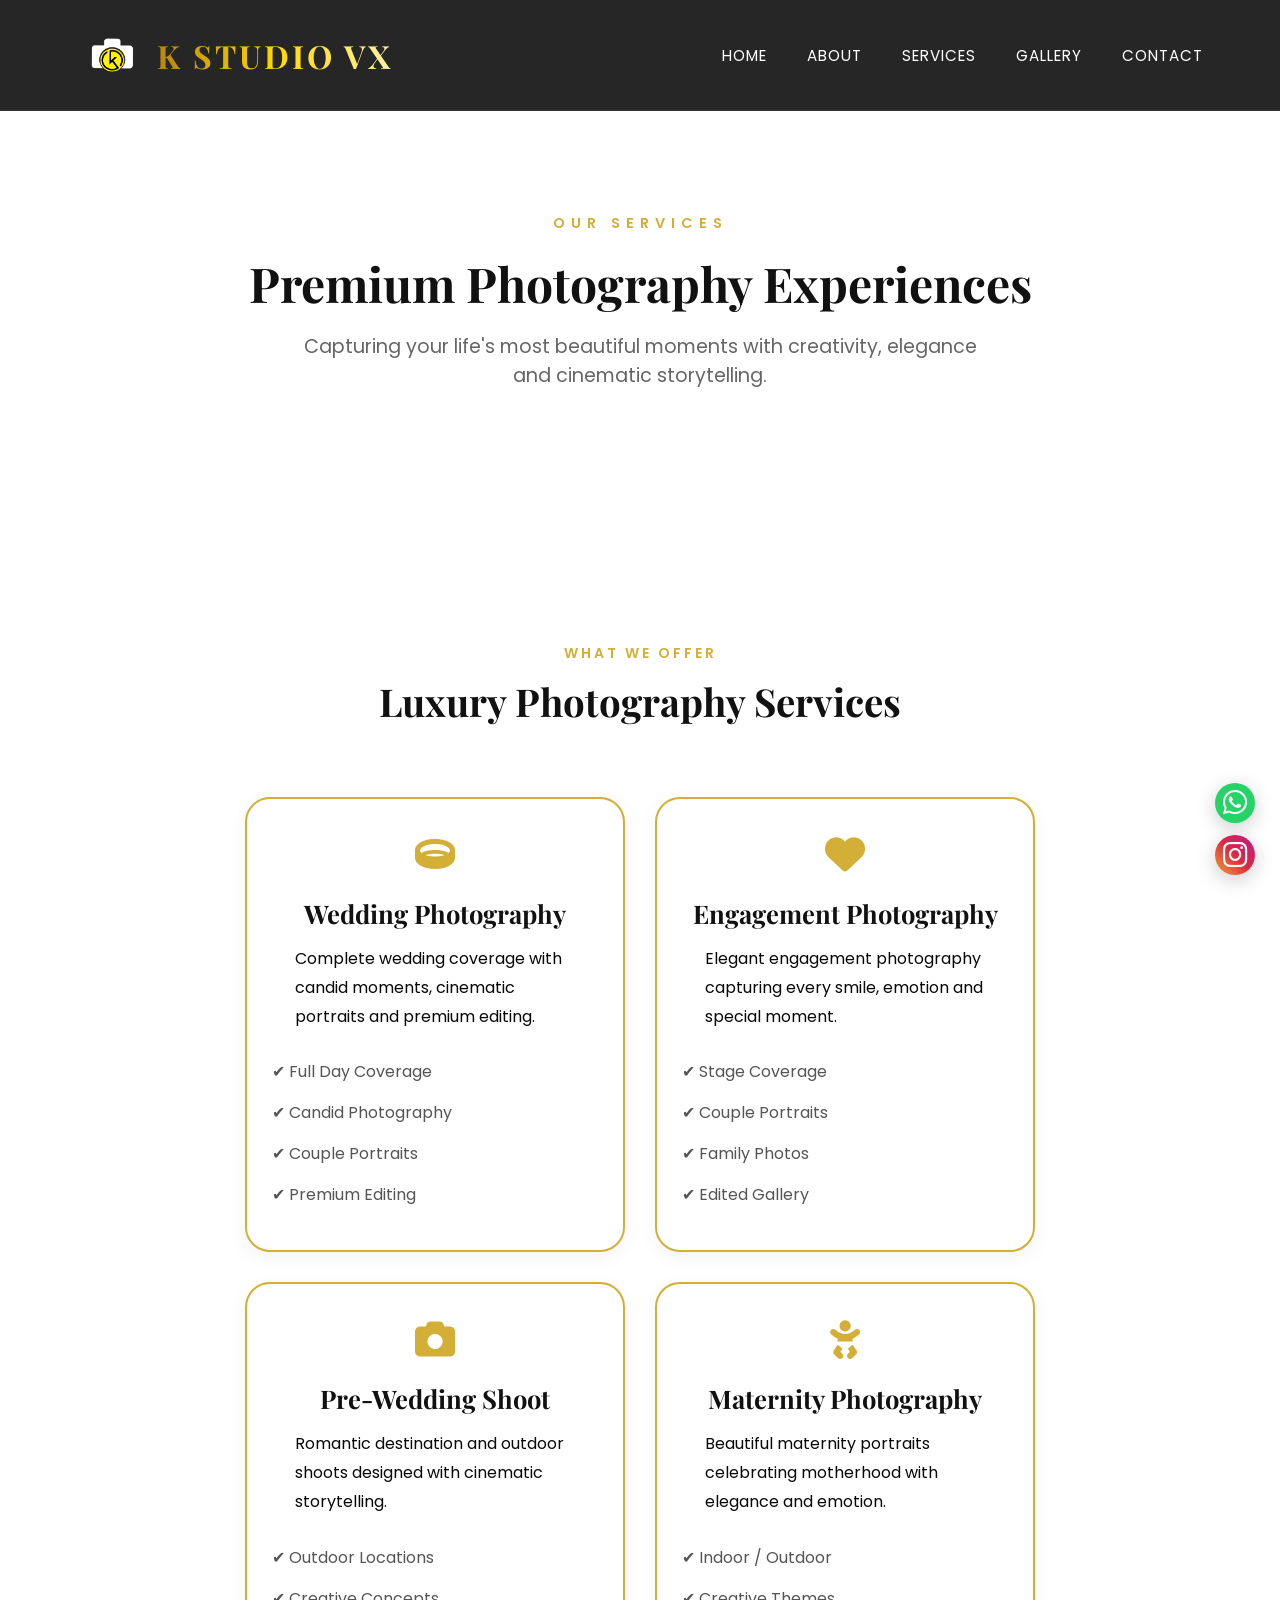
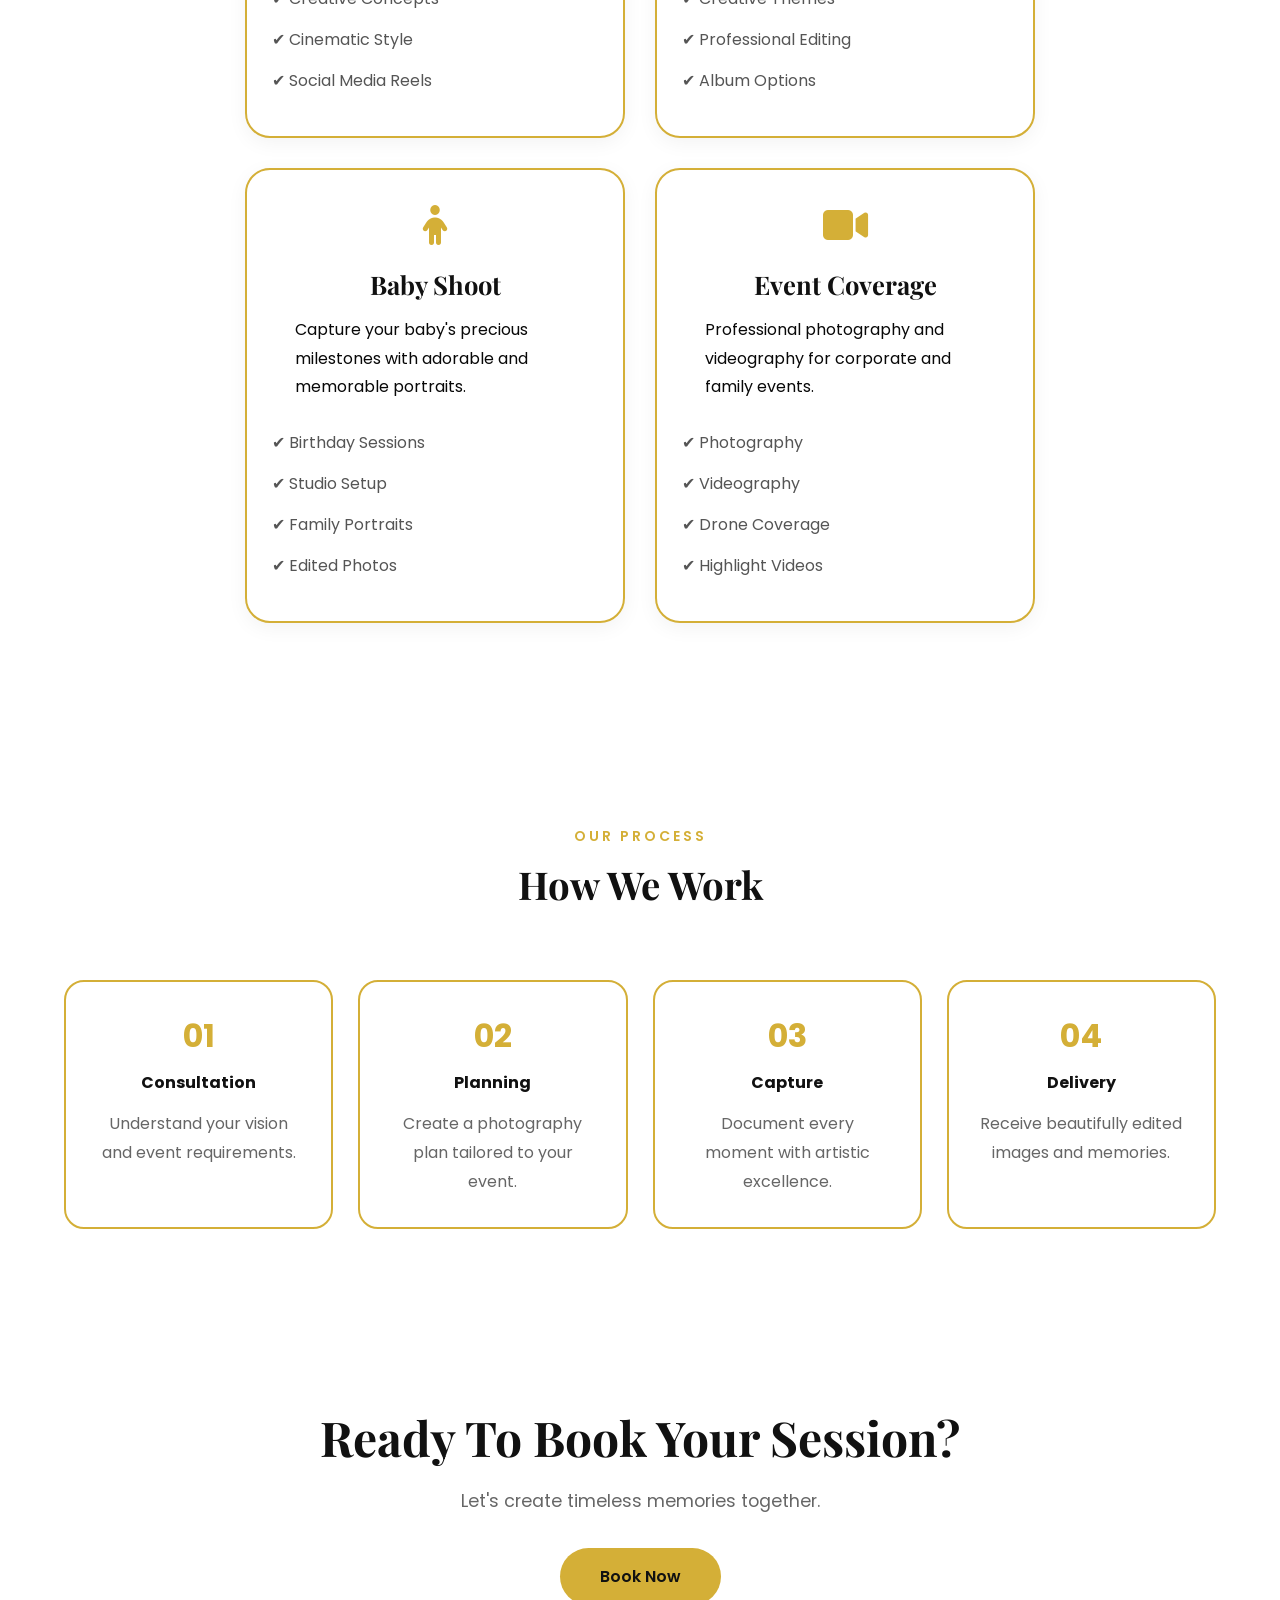
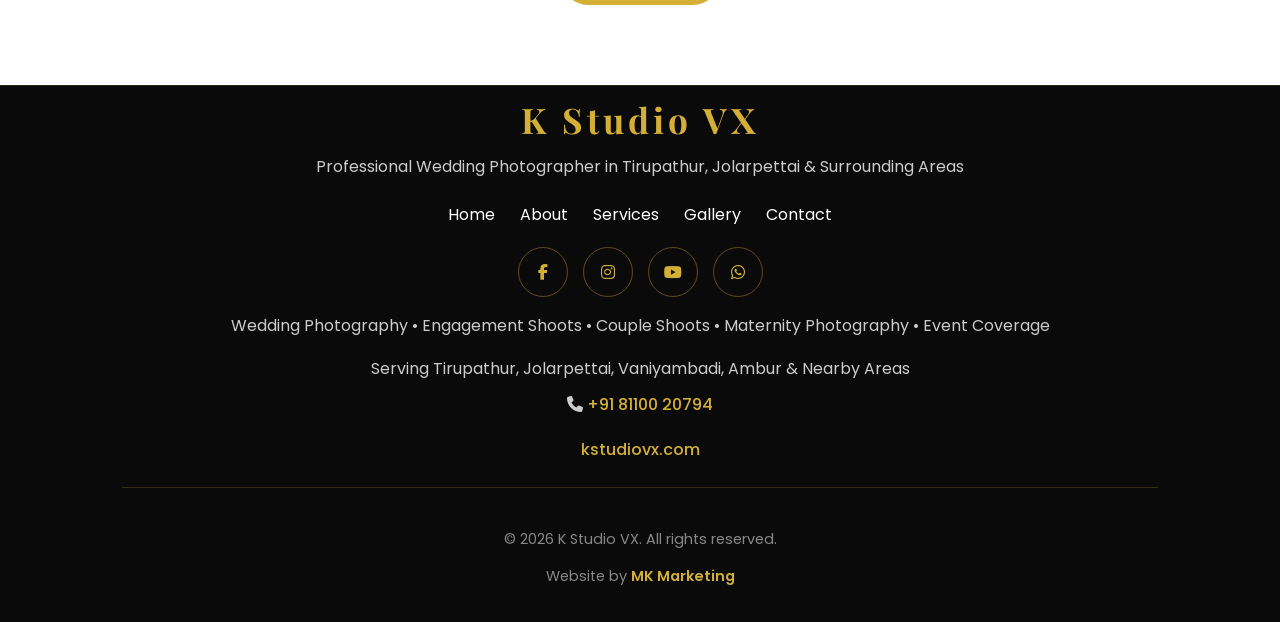
<file: services.html>
<!DOCTYPE html>
<html lang="en">

<head>

<meta charset="UTF-8">
<meta name="viewport" content="width=device-width, initial-scale=1.0">

<title>Wedding Photography Services in Tirupathur | K Studio VX</title>

<meta name="description"
content="Explore wedding photography, pre-wedding shoots, engagement photography, maternity photography, baby shoots and event coverage services by K Studio VX in Tirupathur and Jolarpettai.">

<meta name="keywords"
content="Wedding Photography Tirupathur, Engagement Photography Jolarpettai, Pre Wedding Shoot Tirupathur, Maternity Photography Tirupathur, Baby Shoot Tirupathur, Event Photography Tamil Nadu">

<meta name="robots"
content="index, follow">

<meta name="author"
content="K Studio VX">

<link rel="canonical"
href="https://kstudiovx.com/services.html">
<meta name="geo.region" content="IN-TN">
<meta name="geo.placename" content="Tirupathur, Tamil Nadu">
<meta name="geo.position" content="12.4955;78.5678">
<meta name="ICBM" content="12.4955,78.5678">

<!-- Open Graph -->

<meta property="og:title"
content="Photography Services | K Studio VX">

<meta property="og:description"
content="Wedding Photography, Engagement Shoots, Pre-Wedding Sessions, Maternity Photography, Baby Shoots and Event Coverage.">

<meta property="og:type"
content="website">

<meta property="og:url"
content="https://kstudiovx.com/services.html">

<meta property="og:image"
content="https://kstudiovx.com/images/kstudio-vx-wedding-photographer-tirupathur-jolarpettai.jpg">
<meta property="og:image:width" content="1200">
<meta property="og:image:height" content="630">

<meta name="twitter:card" content="summary_large_image">

<meta name="twitter:title"
content="Wedding Photography Services | K Studio VX">

<meta name="twitter:description"
content="Wedding Photography, Pre-Wedding Shoots, Engagement Photography, Maternity Photography and Event Coverage in Tirupathur and Jolarpettai.">

<meta name="twitter:image"
content="https://kstudiovx.com/images/kstudio-vx-wedding-photographer-tirupathur-jolarpettai.jpg">

<!-- Favicon -->

<link rel="icon" type="image/x-icon" href="favicon/favicon.ico">

<link rel="icon"
type="image/png"
sizes="96x96"
href="favicon/favicon-96x96.png">

<link rel="apple-touch-icon"
href="favicon/apple-touch-icon.png">

<link rel="manifest"
href="favicon/site.webmanifest">

<!-- Google Fonts -->

<link rel="preconnect"
href="https://fonts.googleapis.com">

<link rel="preconnect"
href="https://fonts.gstatic.com"
crossorigin>

<link href="https://fonts.googleapis.com/css2?family=Playfair+Display:wght@500;600;700;800&family=Poppins:wght@300;400;500;600&display=swap"
rel="stylesheet">

<!-- Font Awesome -->

<link rel="stylesheet"
href="https://cdnjs.cloudflare.com/ajax/libs/font-awesome/6.5.2/css/all.min.css">

<!-- Main CSS -->

<link rel="stylesheet"
href="style.css">

</head>

<body>

<!-- HEADER -->

<header class="header">

          <div class="logo">

    <img src="images/k-studio-vx-logo.jpg" alt="K Studio VX Wedding Photographer Tirupathur Logo">

    <h2>K STUDIO VX</h2>

</div>


    <nav class="navbar">
        <ul>
            <li><a href="index.html">Home</a></li>
            <li><a href="about.html">About</a></li>
            <li><a href="services.html">Services</a></li>
            <li><a href="gallery.html">Gallery</a></li>
            <li><a href="contact.html">Contact</a></li>
        </ul>
    </nav>
 <div class="menu-btn">
            <i class="fas fa-bars"></i>
        </div>
</header>

<!-- HERO -->

<section class="gallery-hero">

    <div class="container">

        <span>OUR SERVICES</span>

        <h1>
            Premium Photography
            Experiences
        </h1>

        <p>
            Capturing your life's most beautiful moments
            with creativity, elegance and cinematic storytelling.
        </p>

    </div>

</section>

<!-- SERVICES -->

<section class="services-page">

<div class="container">

<div class="section-title">

<span>WHAT WE OFFER</span>

<h2>Luxury Photography Services</h2>

</div>

<div class="service-package-grid">

    <!-- Wedding -->

    <div class="service-package">

        <div class="service-icon">
            <i class="fas fa-ring"></i>
        </div>

        <h3>Wedding Photography</h3>

        <p>
            Complete wedding coverage with candid moments,
            cinematic portraits and premium editing.
        </p>

        <ul>
            <li>✔ Full Day Coverage</li>
            <li>✔ Candid Photography</li>
            <li>✔ Couple Portraits</li>
            <li>✔ Premium Editing</li>
        </ul>

    </div>

    <!-- Engagement -->

    <div class="service-package">

        <div class="service-icon">
            <i class="fas fa-heart"></i>
        </div>

        <h3>Engagement Photography</h3>

        <p>
            Elegant engagement photography capturing
            every smile, emotion and special moment.
        </p>

        <ul>
            <li>✔ Stage Coverage</li>
            <li>✔ Couple Portraits</li>
            <li>✔ Family Photos</li>
            <li>✔ Edited Gallery</li>
        </ul>

    </div>

    <!-- Pre Wedding -->

    <div class="service-package">

        <div class="service-icon">
            <i class="fas fa-camera"></i>
        </div>

        <h3>Pre-Wedding Shoot</h3>

        <p>
            Romantic destination and outdoor shoots
            designed with cinematic storytelling.
        </p>

        <ul>
            <li>✔ Outdoor Locations</li>
            <li>✔ Creative Concepts</li>
            <li>✔ Cinematic Style</li>
            <li>✔ Social Media Reels</li>
        </ul>

    </div>

    <!-- Maternity -->

    <div class="service-package">

        <div class="service-icon">
            <i class="fas fa-baby"></i>
        </div>

        <h3>Maternity Photography</h3>

        <p>
            Beautiful maternity portraits celebrating
            motherhood with elegance and emotion.
        </p>

        <ul>
            <li>✔ Indoor / Outdoor</li>
            <li>✔ Creative Themes</li>
            <li>✔ Professional Editing</li>
            <li>✔ Album Options</li>
        </ul>

    </div>

    <!-- Baby Shoot -->

    <div class="service-package">

        <div class="service-icon">
            <i class="fas fa-child"></i>
        </div>

        <h3>Baby Shoot</h3>

        <p>
            Capture your baby's precious milestones
            with adorable and memorable portraits.
        </p>

        <ul>
            <li>✔ Birthday Sessions</li>
            <li>✔ Studio Setup</li>
            <li>✔ Family Portraits</li>
            <li>✔ Edited Photos</li>
        </ul>

    </div>

    <!-- Events -->

    <div class="service-package">

        <div class="service-icon">
            <i class="fas fa-video"></i>
        </div>

        <h3>Event Coverage</h3>

        <p>
            Professional photography and videography
            for corporate and family events.
        </p>

        <ul>
            <li>✔ Photography</li>
            <li>✔ Videography</li>
            <li>✔ Drone Coverage</li>
            <li>✔ Highlight Videos</li>
        </ul>

    </div>

</div>

</div>

</section>

<!-- PROCESS -->

<section class="process-section">

<div class="container">

<div class="section-title">

<span>OUR PROCESS</span>

<h2>How We Work</h2>

</div>

<div class="process-grid">

<div class="process-box">

<h3>01</h3>
<h4>Consultation</h4>

<p>
Understand your vision and event requirements.
</p>

</div>

<div class="process-box">

<h3>02</h3>
<h4>Planning</h4>

<p>
Create a photography plan tailored to your event.
</p>

</div>

<div class="process-box">

<h3>03</h3>
<h4>Capture</h4>

<p>
Document every moment with artistic excellence.
</p>

</div>

<div class="process-box">

<h3>04</h3>
<h4>Delivery</h4>

<p>
Receive beautifully edited images and memories.
</p>

</div>

</div>

</div>

</section>

<!-- CTA -->

<section class="cta">

<div class="container">

<h2>
Ready To Book Your Session?
</h2>

<p>
Let's create timeless memories together.
</p>

<a href="contact.html" class="btn-gold">

Book Now

</a>

</div>

</section>

<!-- FOOTER -->

  <footer>

    <div class="container">

        <h2>K Studio VX</h2>

        <p class="footer-tagline">
            Professional Wedding Photographer in Tirupathur, Jolarpettai & Surrounding Areas
        </p>

        <!-- Footer Navigation -->

        <div class="footer-links">

            <a href="/">Home</a>

            <a href="/about">About</a>

            <a href="/services">Services</a>

            <a href="/gallery">Gallery</a>

            <a href="/contact">Contact</a>

        </div>

        <!-- Social Icons -->

        <div class="social-icons">

            <a href="https://www.facebook.com/Kstudiovx"
               target="_blank"
               rel="noopener noreferrer"
               aria-label="Facebook">
                <i class="fab fa-facebook-f"></i>
            </a>

            <a href="https://www.instagram.com/kstudio_vx"
               target="_blank"
               rel="noopener noreferrer"
               aria-label="Instagram">
                <i class="fab fa-instagram"></i>
            </a>

            <a href="https://www.youtube.com/channel/UClkUbWwsA2UwLpnq77SZYZA"
               target="_blank"
               rel="noopener noreferrer"
               aria-label="YouTube">
                <i class="fab fa-youtube"></i>
            </a>

            <a href="https://wa.me/918110020794"
               target="_blank"
               rel="noopener noreferrer"
               aria-label="WhatsApp">
                <i class="fab fa-whatsapp"></i>
            </a>

        </div>

        <!-- Services -->

        <p class="footer-services">
            Wedding Photography • Engagement Shoots • Couple Shoots •
            Maternity Photography • Event Coverage
        </p>

        <!-- Locations -->

        <p class="footer-location">
            Serving Tirupathur, Jolarpettai, Vaniyambadi,
            Ambur & Nearby Areas
        </p>

        <!-- Contact -->
<p class="footer-phone">
    <i class="fas fa-phone"></i>
    <a href="tel:+918110020794">+91 81100 20794</a>
</p>

<p class="footer-website">
    <a href="https://kstudiovx.com" target="_blank">
        kstudiovx.com
    </a>
</p>
        <hr>

        <!-- Copyright -->

        <p class="copyright">
            © 2026 K Studio VX. All rights reserved.
        </p>

        <!-- Credit -->

        <p class="footer-credit">
            Website by
            <a href="https://mohankanth.com"
               target="_blank"
               rel="noopener noreferrer">
                MK Marketing
            </a>
        </p>

    </div>

</footer>
 <!-- WHATSAPP -->
    <div class="floating-social">

     <a href="https://wa.me/918110020794" target="_blank" class="whatsapp">
        <i class="fab fa-whatsapp"></i>
    </a>

    <a href="https://www.instagram.com/kstudio_vx" target="_blank" class="instagram">
        <i class="fab fa-instagram"></i>
    </a>
</div>

<script src="script.js"></script>

</body>
</html>
</file>
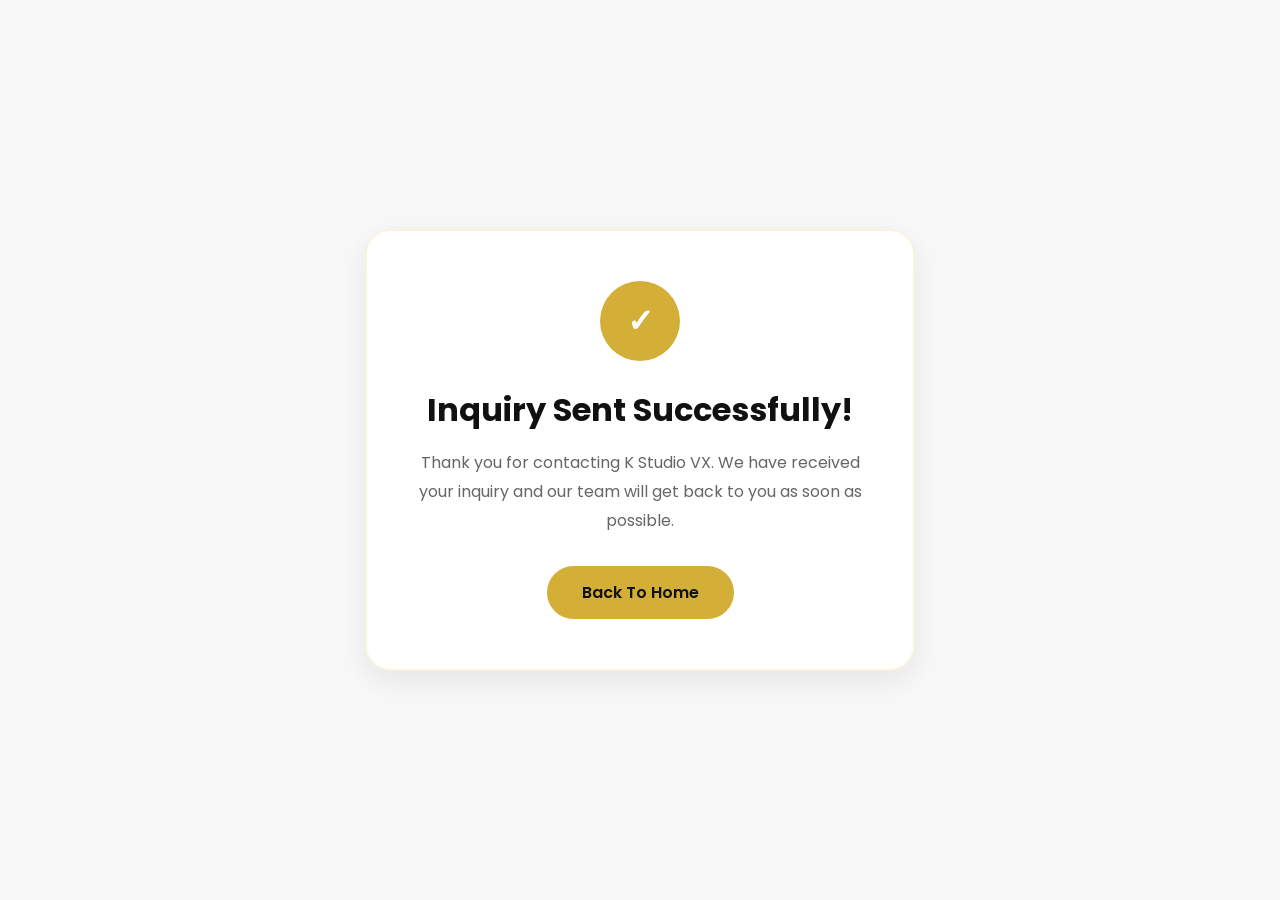
<file: thankyou.html>
<!DOCTYPE html>
<html lang="en">

<head>

<meta charset="UTF-8">
<meta name="viewport" content="width=device-width, initial-scale=1.0">

<title>Thank You | K Studio VX</title>

<meta name="robots" content="noindex, nofollow">

<!-- Favicon -->

<link rel="icon" type="image/x-icon" href="favicon/favicon.ico">

<link rel="icon"
      type="image/png"
      sizes="96x96"
      href="favicon/favicon-96x96.png">

<link rel="apple-touch-icon"
      href="favicon/apple-touch-icon.png">

<link rel="manifest"
      href="favicon/site.webmanifest">

<!-- Google Font -->

<link rel="preconnect"
href="https://fonts.googleapis.com">

<link rel="preconnect"
href="https://fonts.gstatic.com"
crossorigin>

<link href="https://fonts.googleapis.com/css2?family=Poppins:wght@300;400;500;600;700&display=swap"
rel="stylesheet">

<style>

*{
    margin:0;
    padding:0;
    box-sizing:border-box;
}

body{

    font-family:'Poppins',sans-serif;

    background:#f8f8f8;

    min-height:100vh;

    display:flex;

    justify-content:center;

    align-items:center;

    padding:20px;
}

.box{

    background:#ffffff;

    width:100%;

    max-width:550px;

    padding:50px 40px;

    border-radius:25px;

    text-align:center;

    box-shadow:
    0 10px 30px rgba(0,0,0,.08);

    border:2px solid rgba(212,175,55,.15);
}

.icon{

    width:80px;
    height:80px;

    background:#d4af37;

    color:#fff;

    border-radius:50%;

    display:flex;

    align-items:center;

    justify-content:center;

    margin:0 auto 25px;

    font-size:2rem;

    font-weight:700;
}

h1{

    color:#111;

    font-size:2rem;

    margin-bottom:15px;
}

p{

    color:#666;

    line-height:1.8;

    margin-bottom:30px;
}

a{

    display:inline-block;

    background:#d4af37;

    color:#111;

    text-decoration:none;

    padding:14px 35px;

    border-radius:50px;

    font-weight:600;

    transition:.3s ease;
}

a:hover{

    transform:translateY(-3px);

    box-shadow:
    0 10px 20px rgba(212,175,55,.25);
}

@media(max-width:768px){

    .box{

        padding:40px 25px;
    }

    h1{

        font-size:1.7rem;
    }

    p{

        font-size:.95rem;
    }
}

</style>

</head>

<body>

<div class="box">

<div class="icon">
✓
</div>

<h1>Inquiry Sent Successfully!</h1>

<p>
Thank you for contacting K Studio VX.
We have received your inquiry and our team will get back to you as soon as possible.
</p>

<a href="index.html">
Back To Home
</a>

</div>

</body>

</html>
</file>
<file: style.css>
/* ==========================================
   K STUDIO LUXURY PHOTOGRAPHY WEBSITE
   PART 1
   RESET + VARIABLES + LOADER + NAVBAR + HERO
========================================== */

/* GOOGLE FONT FALLBACK */
@import url('https://fonts.googleapis.com/css2?family=Playfair+Display:wght@400;500;600;700;800&family=Poppins:wght@300;400;500;600&display=swap');

:root{

    --gold:#d4af37;
    --gold-light:#f4d36a;
    --black:#080808;
    --black-light:#121212;
    --dark:#0f0f0f;
    --white:#ffffff;
    --gray:#b8b8b8;
    --border:rgba(255,255,255,0.08);

    --playfair:'Playfair Display', serif;
    --poppins:'Poppins', sans-serif;

    --transition:all .4s ease;
}

/* ==========================================
   RESET
========================================== */

*{
    margin:0;
    padding:0;
    box-sizing:border-box;
    scroll-behavior:smooth;
}

html{
    overflow-x:hidden;
    scrollbar-width: thin;
    scrollbar-color: #d4af37 #000;
}


body{

    background:var(--white);

    color:var(--black);

    font-family:var(--poppins);
}

img{
    width:100%;
    display:block;
}

a{
    text-decoration:none;
}

ul{
    list-style:none;
}

.container{
    width:90%;
    max-width:1300px;
    margin:auto;
}

section{
    padding:70px 0;
}

/* ==========================================
   SCROLLBAR
========================================== */

::-webkit-scrollbar{
    width:10px;
}

::-webkit-scrollbar-track{
    background:#000;
}

::-webkit-scrollbar-thumb{
    background:var(--gold);
    border-radius:50px;
}

/* ==========================================
   LOADER
========================================== */

#loader{
    position:fixed;
    top:0;
    left:0;
    width:100%;
    height:100vh;
    background:#000;
    z-index:99999;

    display:flex;
    align-items:center;
    justify-content:center;

    transition:1s;
}

.loader-content{
    text-align:center;
}

.loader-content h1{

    font-family:var(--playfair);
    font-size:4rem;
    letter-spacing:8px;
    color:var(--gold);

    animation:pulse 2s infinite;
}

.loader-content span{
    color:#bbb;
    letter-spacing:5px;
    text-transform:uppercase;
}

@keyframes pulse{

    0%{
        opacity:.4;
    }

    50%{
        opacity:1;
    }

    100%{
        opacity:.4;
    }
}

/* ==========================================
   HEADER
========================================== */

.header{

    position:fixed;
    top:0;
    left:0;

    width:100%;

    padding:20px 6%;

    display:flex;
    align-items:center;
    justify-content:space-between;

    z-index:99999;

    backdrop-filter:blur(15px);

    background:rgba(0,0,0,.85);

    border-bottom:1px solid rgba(255,255,255,.08);

    transition:.4s ease;
}


.header.scrolled{

    padding:15px 6%;

    background:rgba(0,0,0,.75);

    backdrop-filter:blur(15px);

    border-bottom:1px solid rgba(255,255,255,.08);

    box-shadow:0 5px 20px rgba(0,0,0,.25);
}
.logo{

    display:flex;

    align-items:center;

    gap:10px;
}
.logo img{

    width:70px;

    height:70px;

    object-fit:contain;
}
.logo span{
    font-size:0.65em;
}
.logo h2{

    font-family:var(--playfair);

    color:var(--gold);

    font-size:2rem;

    letter-spacing:3px;

    margin:0;
}

/* ==========================================
   NAVBAR
========================================== */

.navbar ul{

    display:flex;

    gap:40px;
}


.navbar ul li a{

    color:#ffffff;

    font-size:.95rem;

    text-transform:uppercase;

    letter-spacing:1px;

    position:relative;

    transition:.4s ease;
}

.navbar ul li a:hover{
    color:var(--gold);
}

.navbar ul li a::after{

    content:'';

    position:absolute;
    left:0;
    bottom:-8px;

    width:0%;
    height:2px;

    background:var(--gold);

    transition:.4s;
}

.navbar ul li a:hover::after{
    width:100%;
}

.menu-btn{
display:none;

    font-size:2rem;

    color:#ffffff;

    cursor:pointer;

    z-index:100000;
}

.menu-btn i{

    color:white;
    font-size:1.7rem;
}

/* ==========================================
   HERO SECTION
========================================== */
.hero{

   min-height:auto;
    padding:120px 8%;

    display:flex;

    align-items:center;

    justify-content:space-between;

    gap:50px;

    

    background:#ffffff;

    position:relative;
}

.hero-content{
    flex:1;
    max-width:600px;
}

.hero-subtitle{

    color:var(--gold);

    letter-spacing:4px;

    text-transform:uppercase;

    font-size:.9rem;

    font-weight:600;

    margin-bottom:20px;

    display:block;
}

.hero h1{

    font-family:var(--playfair);

     font-size:2.8rem;

     line-height:1.15;

    color:#111;

    margin-bottom:25px;
}

.hero p{

    color:#555;

    font-size:1.15rem;

    line-height:1.8;

    margin-bottom:35px;
    text-align:justify;
    text-justify:inter-word;
}

.hero-image{
 width:100%;
 max-width:700px;
 height:auto;
 border-radius:30px;
 object-fit:cover;
    flex:1;

    display:flex;

    justify-content:center;
}

.hero-image img{

    width:100%;
    max-width:650px;

    border-radius:25px;

    box-shadow:
    0 25px 60px rgba(0,0,0,.15);
}
.hero-slider{

    position:relative;

    width:100%;

    height:500px;

    border-radius:30px;

    overflow:hidden;
}

.hero-slider .slide{

    position:absolute;

    top:0;
    left:0;

    width:100%;
    height:100%;

    object-fit:cover;

    opacity:0;

    transition:opacity 1s ease-in-out;
}

.hero-slider .slide.active{

    opacity:1;
}
/* ==========================================
/* ==========================================
   MOBILE
========================================== */
@media(max-width:768px){
 .logo{
        display:flex;
        align-items:center;
        gap:10px;
    }

    .logo img{
        width:50px;
        height:auto;
    }

    .logo h2{
        font-size:1.8rem;
        letter-spacing:1px;
        white-space:nowrap;
    }
    .hero{
        flex-direction:column;
        text-align:center;
        padding:110px 25px 60px;
    }

    .hero-content{
        max-width:350px;
        margin:0 auto;
    }
     .hero-image{
        width:100%;
    }
.hero-image img{
        width:100%;
        height:350px;
        object-fit:cover;
        border-radius:20px;
    }
    .hero-subtitle{
        font-size:0.85rem;
        letter-spacing:5px;
        line-height:1.8;
    }

    .hero h1{
        font-size:2.3rem;
        line-height:1.2;
        margin:20px 0;
    }

    .hero p{
        font-size:1rem;
        line-height:1.9;
        max-width:320px;
        margin:0 auto 30px;
    }

    .hero-buttons{
        flex-direction:column;
        align-items:center;
        gap:18px;
    }

    .btn-gold,
    .btn-outline{
        width:280px;
    }
     .hero-slider{

        height:350px;
    }
}
/* ==========================================
   BUTTONS
========================================== */

.hero-buttons{

    display:flex;
    gap:20px;
    flex-wrap:wrap;
    
}

.btn-gold{

    background:var(--gold);
    color:black;

    padding:15px 34px;

    font-weight:600;

    border-radius:50px;

    transition:.4s;

    display:inline-block;
}

.btn-gold:hover{

    transform:translateY(-4px);

    box-shadow:
    0 10px 25px
    rgba(212,175,55,.35);
}

.btn-outline{

     border:2px solid var(--gold);

    color:#111;

    background:#fff;

    padding:15px 34px;

    font-weight:600;

    border-radius:50px;

    transition:.4s;

    display:inline-block;
}

.btn-outline:hover{
background:var(--gold);

    color:#000;
}
/* ==========================================
   SECTION TITLE
========================================== */

.section-title{

    text-align:center;

    margin-bottom:70px;
}

.section-title span{

    color:var(--gold);

    text-transform:uppercase;

    letter-spacing:4px;

    font-size:.85rem;
}

.section-title h2{

    font-family:var(--playfair);

    font-size:2rem;

    margin-top:15px;
}

/* ==========================================
   RESPONSIVE
========================================== */

@media(max-width:991px){

    .navbar{

        position:fixed;

        top:80px;
        left:0;

        width:100%;

        background:#0a0a0a;

        display:none;

        padding:20px 0;

        z-index:99999;
    }

    .navbar.mobile-active{
        display:block;
    }

    .navbar ul{
        flex-direction:column;
        text-align:center;
        gap:25px;
    }
}

@media(max-width:768px){

    .hero{
        padding:110px 25px 60px;
    }

    .hero-content{
        max-width:350px;
        margin:0 auto; /* remove margin-left */
        text-align:center;
    }

    .hero-subtitle{
        font-size:0.85rem;
        letter-spacing:4px;
        line-height:1.8;
    }

    .hero h1{
        font-size:2.4rem;
        line-height:1.2;
        margin-bottom:20px;
    }

    .hero p{
        font-size:1rem;
        line-height:1.8;
        margin-bottom:30px;
    }

    .hero-buttons{
        display:flex;
        flex-direction:column;
        align-items:center;
        gap:15px;
    }

    .btn-gold,
    .btn-outline{
        width:280px;
        text-align:center;
    }

    .hero-image img{
        width:100%;
        max-width:100%;
        display:block;
    }

    .section-title h2{
         font-size:2rem;

        line-height:1.3;
    }

    .loader-content h1{
        font-size:2.5rem;
    }
}

@media(max-width:480px){

    .hero h1{
        font-size:2.1rem;
    }

    .hero p{
        font-size:.95rem;
    }

    .btn-gold,
    .btn-outline{
        width:100%;
        max-width:300px;
    }
}
/* ==========================================
   ABOUT SECTION
========================================== */

.about{

    background:#ffffff;

    padding:80px 0;
}

.about-grid{

    display:grid;

    grid-template-columns:1fr 1fr;

    gap:60px;

    align-items:center;
}

.about-image img{

    width:100%;

    border-radius:25px;
    

    box-shadow:
    0 15px 40px rgba(0,0,0,.08);
}

.about-content span{

    color:#d4af37;

    letter-spacing:3px;

    font-size:.9rem;

    font-weight:600;
}

.about-content h2{

    font-family:var(--playfair);

    font-size:3rem;

    color:#111;

    margin:15px 0 25px;
}

.about-content p{

    color:#555;

    line-height:1.9;

    margin-bottom:20px;
}

/* MOBILE */

@media(max-width:991px){

    .about-grid{

        grid-template-columns:1fr;

        gap:30px;

        text-align:left;
    }

    .about-content{

        order:2;

        text-align:left;
    }

    .about-image{

        order:1;
    }

}

@media(max-width:768px){

    .about{

        padding:50px 20px;
    }

    .about-content span{

        display:block;

        text-align:center;
    }

    .about-content h2{

        font-size:1.8rem;

        line-height:1.3;

        text-align:center;

        margin-bottom:20px;
    }

    .about-content p{

        font-size:1rem;

        line-height:1.9;

        text-align:left;

        margin-bottom:15px;
    }

    .about-content .btn-gold{

        display:block;

        width:220px;

        margin:25px auto 0;

        text-align:center;
    }

}
/* ==========================================
   SERVICES SECTION
========================================== */

.services{

    background:#ffffff;

    padding:100px 0;
}

.services-grid{

    display:grid;

    grid-template-columns:repeat(4,1fr);

    gap:30px;
}

/* CARD */

.service-card{

    background:#ffffff;

    border:1px solid #e8e8e8;

    border-radius:20px;

    padding:45px 30px;

    text-align:center;

    transition:.4s ease;

    box-shadow:
    0 5px 20px rgba(0,0,0,.05);
}

.service-card:hover{

    transform:translateY(-10px);

    border-color:var(--gold);

    box-shadow:
    0 15px 35px rgba(0,0,0,.10);
}

/* ICON */

.service-card i{

    font-size:3rem;

    color:var(--gold);

    margin-bottom:25px;
}

/* TITLE */

.service-card h3{

    font-family:var(--playfair);

    font-size:1.7rem;

    color:#111111;

    margin-bottom:15px;
}

/* TEXT */

.service-card p{

    color:#666666;

    line-height:1.8;

    font-size:1rem;
}

/* ==========================================
   TABLET
========================================== */

@media(max-width:991px){

    .services-grid{

        grid-template-columns:repeat(2,1fr);
    }
}

/* ==========================================
   MOBILE
========================================== */

@media(max-width:768px){

    .services{

        padding:70px 0;
    }

    .services-grid{

        grid-template-columns:1fr;

        gap:20px;
    }

    .service-card{

        padding:35px 25px;
    }

    .service-card h3{

        font-size:1.4rem;
    }
}

/* ==========================================
   STATS SECTION
========================================== */
.stats{

      background:#ffffff !important;

    padding:100px 0;
}
.stats-grid{

    display:grid;

    grid-template-columns:repeat(4,1fr);

    gap:30px;
}

.stat-box{

    background:#ffffff;

    border:2px solid #d4af37;

    border-radius:20px;

    padding:45px 25px;

    text-align:center;

    transition:.4s ease;

    box-shadow:
    0 0 15px rgba(212,175,55,.15),
    0 0 30px rgba(212,175,55,.08);
}

.stat-box:hover{

    transform:translateY(-8px);

    box-shadow:
    0 0 25px rgba(212,175,55,.35),
    0 0 50px rgba(212,175,55,.20);

    border-color:#c99a00;
}

.stat-box h2{

    font-family:var(--playfair);

    font-size:3rem;

    color:#d4af37;

    margin-bottom:15px;

    font-weight:700;
}
.stat-box span{

    color:#111111;

    font-size:.9rem;

    text-transform:uppercase;

    letter-spacing:2px;

    font-weight:500;
}
/* TABLET */

@media(max-width:991px){

    .stats-grid{

        grid-template-columns:repeat(2,1fr);
    }
}

/* MOBILE */

@media(max-width:768px){

    .stats{

        padding:70px 0;
    }

    .stats-grid{

        grid-template-columns:1fr;
    }

    .stat-box h2{

        font-size:2.5rem;
    }
}
/* ==========================================
   GALLERY SECTION
========================================== */

.gallery-preview{
    background:#ffffff;
}

.gallery-grid{

    display:grid;
    grid-template-columns:repeat(3,1fr);
    gap:20px;
}

.gallery-grid img{

    width:100%;
    height:400px;

    object-fit:cover;

    border-radius:20px;

    cursor:pointer;

    transition:.6s ease;

    border:1px solid rgba(255,255,255,.05);
}

.gallery-grid img:hover{

    transform:scale(1.05);

    box-shadow:
    0 15px 40px rgba(0,0,0,.5),
    0 0 25px rgba(212,175,55,.25);

    border-color:rgba(212,175,55,.4);
}
/* ==========================================
   TESTIMONIAL SECTION
========================================== */

.testimonial{
    padding:120px 0;
    background:#ffffff;
    position:relative;
    overflow:hidden;
}

.testimonial .container{
    max-width:1400px;
    width:100%;
    margin:0 auto;
    padding:0 80px;
    position:relative;
}

/* HEADING */

.section-title{
    text-align:center;
    margin-bottom:70px;
}

.section-title span{
    color:#d4af37;
    letter-spacing:3px;
    font-size:14px;
    font-weight:600;
}

.section-title h2{
    font-size:2.4rem;
    margin-top:10px;
    margin-bottom:20px;
    color:#111;
}

.section-title p{
    max-width:650px;
    margin:auto;
    color:#666;
    line-height:1.8;
}

/* ==========================================
   SLIDER
========================================== */

.testimonial-slider{
    position:relative;
    overflow:hidden;
    width:100%;
}

.testimonial-grid{
    display:flex;
    gap:20px;
    transition:transform .5s ease;
}

/* ==========================================
   CARD
========================================== */

.testimonial-card{

    flex:0 0 calc(33.333% - 20px);

    min-width:calc(33.333% - 20px);
    min-height:unset;
    justify-content:space-between;

    background:#fff;
    border-radius:25px;
    padding:25px 20px;
    text-align:center;
    border:2px solid #d4af37;
    box-shadow:0 15px 40px rgba(0,0,0,.08);
    position:relative;
    transition:.4s ease;
    box-sizing:border-box;
}
.testimonial-grid{
    display:flex;
    gap:20px;
    align-items:stretch;
}
.testimonial-card:hover{

    transform:none;

    border-color:#d4af37;

    box-shadow:
    0 0 25px rgba(212,175,55,.25);
}

/* QUOTE */

.quote-icon{
    position:absolute;

    top:20px;
    right:25px;

    font-size:60px;

    color:#d4af37;

    opacity: 0.3;
}

/* IMAGE */

.testimonial-card img{
    width:90px;
    height:90px;

    border-radius:50%;

    object-fit:cover;

    border:4px solid #d4af37;

    display:block;

    margin:0 auto 25px;
}

/* STARS */

.review-stars{
    color:#d4af37;

    font-size:1.3rem;

    letter-spacing:3px;

    margin-bottom:20px;
}

/* REVIEW */

.testimonial-card p{
    text-align:justify;

    line-height:1.6;
     font-size:1rem;

    color:#555;

    margin-bottom:20px;
}

/* NAME */

.testimonial-card h3{
    margin-bottom:8px;

    color:#111;

    font-size:1.8rem;
}

/* CLIENT TYPE */

.client-type{
    display:block;

    color:#d4af37;

    font-weight:600;
}

/* ==========================================
   ARROWS
========================================== */

.testimonial-prev,
.testimonial-next{

    position:absolute;

    top:50%;

    transform:translateY(-50%);

    width:55px;
    height:55px;

    border-radius:50%;

    border:none;

    background:#d4af37;

    color:#fff;

    font-size:24px;

    cursor:pointer;

    z-index:999;
}

/* Move outside cards */




.testimonial-prev:hover,
.testimonial-next:hover{
    transform:translateY(-50%) scale(1.1);
}

.testimonial-prev{
    left: -35px;
}

.testimonial-next{
    right:-25px;
}

/* ==========================================
   TABLET
========================================== */
@media(max-width:991px){

    .testimonial-card{

        flex:0 0 calc(50% - 10px);

        min-width:calc(50% - 10px);

        box-sizing:border-box;
    }

}

/* ==========================================
   MOBILE
========================================== */

@media(max-width:768px){

    .testimonial{
        padding:80px 0;
    }

    .testimonial .container{
        padding:0 20px;
    }

    .testimonial-grid{
        gap:0;
    }

     .testimonial-card{
        flex:0 0 100%;
        min-width:100%;
        max-width:100%;
        box-sizing:border-box;

        min-height:500px; /* adjust as needed */
    }


    .testimonial-card img{
        width:100px;
        height:100px;
    }

    .testimonial-card p{
        text-align:left;
        line-height:1.9;
    }

    .section-title h2{
        font-size:2rem;
    }

    .testimonial-prev,
    .testimonial-next{
        width:45px;
        height:45px;
        font-size:18px;
    }

    .testimonial-prev{
        left:-22px;
    }

    .testimonial-next{
        right:-10px;
    }
}
/* ==========================================
   CTA SECTION
========================================== */

.cta{
    background:#ffffff;
    padding:80px 20px;
    text-align:center;
    border-top:none;
}

.cta h2{

    font-family:var(--playfair);

    font-size:3rem;

    line-height:1.2;

    color:#111;

    margin-bottom:20px;

    max-width:900px;

    margin-left:auto;
    margin-right:auto;
}

.cta p{

    color:#666;

    font-size:1.1rem;

    line-height:1.8;

    max-width:700px;

    margin:0 auto 30px;
}

.cta .btn-gold{

    background:#d4af37;

    color:#111;

    padding:16px 40px;

    border-radius:50px;

    font-weight:600;

    display:inline-block;

    transition:.4s;
}

.cta .btn-gold:hover{

    transform:translateY(-4px);

    box-shadow:
    0 10px 25px rgba(212,175,55,.25);
}
.cta-subtitle{

    display:block;

    color:#d4af37;

    letter-spacing:4px;

    text-transform:uppercase;

    font-size:.9rem;

    font-weight:600;

    margin-bottom:15px;
}

/* MOBILE */

@media(max-width:768px){

    .cta{

        padding:60px 25px;
    }

      .cta h2{

        font-size:1.8rem;

        line-height:1.3;

        margin-bottom:15px;
    }


    .cta p{

        font-size:.95rem;

        line-height:1.8;

        max-width:300px;

        margin:0 auto 25px;
    }
    .cta-subtitle{

        font-size:.8rem;

        letter-spacing:3px;
    }

    .cta .btn-gold{

        width:280px;

        text-align:center;
    }
}
/* ==========================================
   FOOTER
========================================== */
footer{

    background:#0a0a0a;
     padding:10px 0 15px;

    text-align:center;

    border-top:1px solid rgba(212,175,55,.15);
}

footer h2{

    font-family:var(--playfair);

    color:#d4af37;

      font-size:2.2rem;

    letter-spacing:4px;

        margin-bottom:10px;
}

footer p{

    color:#cccccc;
margin-bottom:20px;
    font-size:1rem;
}

/* SOCIAL ICONS */

.social-icons{

    display:flex;

    justify-content:center;

    gap:15px;

    margin:15px 0;
}

.social-icons a{

    width:55px;
    height:55px;

    display:flex;
    align-items:center;
    justify-content:center;

    border-radius:50%;

    border:1px solid rgba(212,175,55,.4);

    color:#d4af37;

    background:transparent;

    transition:.4s ease;
}

.social-icons a:hover{

    background:#d4af37;

    color:#000;

    transform:translateY(-5px);

    box-shadow:
    0 0 20px rgba(212,175,55,.35);
}

/* COPYRIGHT */

.copyright{

    margin-top:15px;

    padding-top:15px;

    color:#888;

    font-size:.95rem;
}
.footer-credit{
    margin-top:15px;
    font-size:0.9rem;
    color:#888 !important;
}


.footer-credit{
    margin-top:15px;
    font-size:0.9rem;
    color:#888 !important;
}

.footer-credit a,
.footer-credit a:visited,
.footer-credit a:active{
    color:#d4af37 !important;
    text-decoration:none;
    font-weight:600;
}

.footer-credit a:hover{
    color:#ffffff !important;
}

    .social-icons a{
        width:50px;
        height:50px;
        font-size:1rem;
    }

    .copyright{
font-size:0.9rem;
        line-height:1.6;
        max-width:300px;
        margin:auto;
    }



/* ==========================================
   WHATSAPP BUTTON
========================================== */

.whatsapp-btn{

    position:fixed;

    right:25px;
    bottom:25px;

    width:65px;
    height:65px;

    border-radius:50%;

    background:#25D366;

    color:#ffffff;

    display:flex;
    align-items:center;
    justify-content:center;

    font-size:2rem;

    z-index:999;

    box-shadow:
    0 10px 25px rgba(37,211,102,.35);

    transition:.4s ease;
}

.whatsapp-btn:hover{

    transform:scale(1.1);

    box-shadow:
    0 15px 35px rgba(37,211,102,.55);
}

/* ==========================================
   MOBILE
========================================== */

@media(max-width:768px){

    footer{

        padding:15px 15px 20px;
    }

    footer h2{

        font-size:2rem;
    }

    .social-icons{

        gap:12px;
    }

    .social-icons a{

        width:45px;
        height:45px;
    }

    .whatsapp-btn{

        width:60px;
        height:60px;

        font-size:1.8rem;

        right:20px;
        bottom:20px;
    }
}

/* ==========================================
   GOLD SHIMMER EFFECT
========================================== */

@keyframes shimmer{

    0%{
        background-position:-200% center;
    }

    100%{
        background-position:200% center;
    }
}

.logo h2{

    background:
    linear-gradient(
        90deg,
        #b8860b,
        #ffd700,
        #fff2a8,
        #ffd700,
        #b8860b
    );

    background-size:200% auto;

    -webkit-background-clip:text;
    -webkit-text-fill-color:transparent;

    animation:shimmer 6s linear infinite;
}

/* ==========================================
   IMAGE HOVER GLOW
========================================== */

.gallery-grid img,
.about-image img{

    filter:brightness(.95);
}

.gallery-grid img:hover,
.about-image img:hover{

    filter:brightness(1.08);
}

/* ==========================================
   RESPONSIVE
========================================== */

@media(max-width:991px){

    footer .container{
        width:95%;
        max-width:1400px;
        margin:auto;
    }
    .footer-links{
        gap:40px;
    }

    .footer-tagline,
    .footer-services,
    .footer-location{
        max-width:1000px;
        margin:15px auto;
    }

    .gallery-grid{

        grid-template-columns:repeat(2,1fr);
    }

    .cta h2{
        font-size:2.6rem;
    }
}

@media(max-width:768px){

    .gallery-grid{

        grid-template-columns:1fr;
    }

    .gallery-grid img{

        height:400px;
    }

    .testimonial-box{

        padding:45px 25px;
    }

    .testimonial-box p{

        font-size:1rem;
    }

    .cta h2{

        font-size:2rem;
    }

    .cta p{

        font-size:.95rem;
    }
}

@media(max-width:480px){

    .whatsapp-btn{

        width:58px;
        height:58px;

        font-size:1.6rem;
    }

    footer h2{

        font-size:1.6rem;
    }
}
/* MOBILE MENU */

@media(max-width:991px){

    .menu-btn{
        display:block;
        z-index:10001;
    }

    .navbar{

        position:absolute;

        top:100%;
        left:0;

        width:100%;

        background:#0a0a0a;

        display:none;

        padding:20px 0;

        border-top:1px solid rgba(255,255,255,.08);

        z-index:99999;
    }

    .navbar.mobile-active{
        display:block;
    }

    .navbar ul{

        flex-direction:column;

        text-align:center;

        gap:25px;
    }

    .navbar ul li a{

        display:block;

        padding:10px;

        width:100%;
    }
}
/* ==========================================
   GALLERY PAGE
========================================== */

.gallery-hero{

    min-height:60vh;

    display:flex;

    align-items:center;

    justify-content:center;

    text-align:center;

    background:#ffffff;

    padding:140px 20px 80px;
}

.gallery-hero span{

    
    color:var(--gold);

    letter-spacing:6px;

    font-size:.9rem;

    font-weight:600;
}

.gallery-hero h1{
 font-family:var(--playfair);

    font-size:3rem;

    line-height:1.2;

    color:#111;

    margin:20px 0;
}

.gallery-hero p{

    color:#666;

    font-size:1.2rem;

    max-width:700px;

    margin:0 auto;
}

.filter-buttons{

    display:flex;

    justify-content:center;

    gap:15px;

    flex-wrap:wrap;
}

.filter-buttons button{

    background:transparent;

    border:1px solid var(--gold);

    color:solid var(--gold);

    padding:12px 25px;

    border-radius:40px;

    cursor:pointer;
}

.filter-buttons button.active{

    background:var(--gold);

    color:black;
}

.portfolio-grid{

    display:grid;

    grid-template-columns:
    repeat(auto-fit,minmax(320px,1fr));

    gap:25px;
}

.portfolio-item{

     position:relative;
    overflow:hidden;
    border-radius:20px;

    opacity:0;
    transform:translateY(40px);

    transition:.6s;
}

.portfolio-item.visible{

    opacity:1;

    transform:translateY(0);
}

.portfolio-item img{

   width:100%;
    height:420px;

    object-fit:cover;

    transition:.6s ease;
}
.overlay{

    position:absolute;

    inset:0;

    z-index:1;

    background:
    linear-gradient(
        transparent,
        rgba(0,0,0,.8)
    );

    display:flex;

    align-items:flex-end;

    padding:25px;
}
.portfolio-item:hover img{

    transform:scale(1.08);
}
/* Show Overlay on Hover */

.portfolio-item:hover .overlay{

    opacity:1;
}

.overlay h3{

    color:#fff;

    font-family:var(--playfair);

    transform:translateY(20px);

    transition:.4s ease;
}

.portfolio-item:hover .overlay h3{

    transform:translateY(0);
}
/* LIGHTBOX */

.lightbox{

    position:fixed;

    inset:0;

    background:
    rgba(0,0,0,.95);

    display:none;

    align-items:center;

    justify-content:center;

    z-index:9999;
}

.lightbox.show{

    display:flex;
}

.lightbox img{

    max-width:90%;
    max-height:85vh;

    border-radius:15px;
}

.close-lightbox{

    position:absolute;

    top:20px;
    right:30px;

    font-size:3rem;

    color:white;

    cursor:pointer;
}
/* CONTACT PAGE */

.contact-page{
    background:#fff;
}

.contact-grid{
    display:grid;
    grid-template-columns:1fr 1fr;
    gap:50px;
}

.contact-info,
.contact-form-box{

     background:#ffffff;

    border:2px solid #d4af37;

    border-radius:25px;
    height:auto;
    padding:35px;

    box-shadow:0 5px 20px rgba(0,0,0,.05);
}

.contact-info h2,
.contact-form-box h2{

    font-family:var(--playfair);
    margin-bottom:20px;
}

.info-box{

    display:flex;

    gap:20px;

    margin:20px 0;
}

.info-box i{

    color:var(--gold);

    font-size:1.4rem;
}

.contact-form-box form{

    display:flex;

    flex-direction:column;

    gap:15px;
}

.contact-form-box input,
.contact-form-box textarea,
.contact-form-box select{
width:100%;

    background:#f8f8f8;

    border:1px solid #ddd;

    color:#111;

    padding:15px;

    border-radius:12px;

    font-size:1rem;
}

.contact-form-box button{
    border:none;
    cursor:pointer;
}
.contact-info:hover,
.contact-form-box:hover{

    transform:translateY(-5px);

    transition:.4s ease;

    box-shadow:0 10px 25px rgba(212,175,55,.15);
}
.map-box iframe{

    width:100%;

    height:450px;

    border:none;

    border-radius:20px;
}

.insta-grid{

    display:grid;

    grid-template-columns:repeat(3,1fr);

    gap:15px;
}

.insta-grid img{

    height:260px;

    object-fit:cover;

    border-radius:15px;

    transition:.4s;
}

.insta-grid img:hover{

    transform:scale(1.05);
}

@media(max-width:991px){

    .contact-grid{
        grid-template-columns:1fr;
    }

    .insta-grid{
        grid-template-columns:repeat(2,1fr);
    }
}

@media(max-width:768px){

    .contact-info,
    .contact-form-box{

        padding:25px;
    }

    .contact-info h2,
    .contact-form-box h2{

        font-size:2rem;
    }

    .info-box{

        gap:15px;
    }
}
/* ABOUT PAGE */

.about-story{
     background:#ffffff;
    padding:80px 0;
}

.vision-section{
     background:#ffffff;
    padding:80px 0;
}

.vision-grid{
    display:grid;
    grid-template-columns:repeat(3,1fr);
    gap:30px;
}

.vision-card{
 text-align:center;

    padding:35px;

    border-radius:20px;

    background:#ffffff;

    border:2px solid var(--gold);

    box-shadow:
    0 10px 30px rgba(0,0,0,.05);

    transition:.4s;
}

.vision-card:hover{

    transform:translateY(-10px);

    border-color:rgba(212,175,55,.4);
}

.vision-card i{

    font-size:3rem;

    color:var(--gold);

    margin-bottom:20px;
}

.why-grid{

    display:grid;

    grid-template-columns:repeat(2,1fr);

    gap:25px;
}

.why-box{

    background:white;

    padding:30px;

    border-radius:15px;

    border:2px solid rgba(255,255,255,.08);
}

.why-box h3{

    color:var(--gold);

    margin-bottom:10px;
}
.timeline{

    display:grid;

    grid-template-columns:repeat(4,1fr);

    gap:20px;
}

.timeline-item{

    text-align:center;

    padding:30px;

    border-radius:15px;

    background:white;
}

.timeline-item h3{

    color:var(--gold);

    font-size:2rem;

    margin-bottom:10px;
}

@media(max-width:991px){

    .vision-grid,
    .timeline{

        grid-template-columns:1fr 1fr;
    }
}

@media(max-width:768px){

    .vision-grid,
    .why-grid,
    .timeline{

        grid-template-columns:1fr;
    }

    .vision-card,
    .why-box,
    .timeline-item{

        padding:25px;
    }

    .section-title h2{

        font-size:2rem;
    }
      .gallery-hero{

        min-height:auto;

        padding:120px 20px 60px;
    }

    .gallery-hero h1{

        font-size:2.2rem;

        line-height:1.2;

        margin:15px 0;
    }

    .gallery-hero p{

        font-size:1rem;

        line-height:1.7;

        max-width:300px;
    }

    .gallery-hero span{

        font-size:.8rem;

        letter-spacing:4px;
    }
}
/* ==========================================
   SERVICES PAGE
========================================== */

.services-page{
    background:#ffffff;
    padding:100px 0;
}

.service-package-grid{
     display:grid;
    grid-template-columns:repeat(auto-fit,minmax(320px,380px));
    justify-content:center;
    gap:30px;
}

.service-package{
     width:100%;
    max-width:380px;
    background:#fff;
    border:2px solid #d4af37;
    border-radius:25px;
    padding:35px 25px;
    transition:.4s ease;
    box-shadow:0 5px 20px rgba(0,0,0,.05);
}

.service-package:hover{
    transform:translateY(-8px);
    box-shadow:0 10px 25px rgba(212,175,55,.15);
}

.service-icon{
    text-align:center;
    margin-bottom:20px;
}

.service-icon i{
    font-size:2.5rem;
    color:#d4af37;
}

.service-package h3{
    font-family:var(--playfair);
    font-size:1.6rem;
    color:#111;
    text-align:center;
    margin-bottom:15px;
}

.service-package p{
    max-width:280px;
    margin:0 auto 20px;
    line-height:1.8;
}

.service-package ul{
    list-style:none;
    padding:0;
    margin:0;
}

.service-package li{
    padding:8px 0;
    color:#555;
   
}
.process-section{
    padding:100px 0;
    background:#fff;
}

.process-grid{
    display:grid;
    grid-template-columns:repeat(4,1fr);
    gap:25px;
}

.process-box{
    background:#fff;
    border:2px solid #d4af37;
    border-radius:20px;
    padding:30px;
    text-align:center;
}

.process-box h3{
    color:#d4af37;
    font-size:2rem;
    margin-bottom:10px;
}

.process-box h4{
    color:#111;
    margin-bottom:15px;
}

.process-box p{
    color:#666;
    line-height:1.8;
}
@media(max-width:991px){

    .service-package-grid{
        grid-template-columns:repeat(2,1fr);
    }

    .process-grid{
        grid-template-columns:repeat(2,1fr);
    }
}

@media(max-width:768px){

    .service-package-grid,
    .process-grid{
        grid-template-columns:1fr;
    }

    .service-package{
        padding:30px 20px;
    }

    .service-package h3{
        font-size:1.4rem;
    }
}
.floating-social{
    position:fixed;
    right:25px;
    bottom:25px;
    display:flex;
    flex-direction:column;
    gap:12px;
    z-index:9999;
}

.floating-social a{
    width:40px;
    height:40px;
    border-radius:50%;
    display:flex;
    align-items:center;
    justify-content:center;
    color:#fff;
    font-size:28px;
    text-decoration:none;
    box-shadow:0 5px 20px rgba(0,0,0,.2);
    transition:.3s ease;
}

.floating-social a:hover{
    transform:scale(1.1);
}

.whatsapp{
    background:#25D366;
}

.instagram{
    background:linear-gradient(
    45deg,
    #f09433,
    #e6683c,
    #dc2743,
    #cc2366,
    #bc1888);
}

.facebook{
    background:#1877F2;
}

.youtube{
    background:#FF0000;
}

@media(max-width:768px){

    .floating-social{

        right:8px;

        bottom:20px;

        gap:10px;

        z-index:9999;
    }

    .floating-social a{

        width:45px;

        height:45px;

        font-size:20px;
    }

}
footer .footer-credit a,
footer .footer-credit a:link,
footer .footer-credit a:visited,
footer .footer-credit a:active{
    color:#d4af37 !important;
    text-decoration:none !important;
}

footer .footer-credit a:hover{
    color:#ffffff !important;
}
.footer-links{
    display:flex;
    justify-content:center;
    flex-wrap:wrap;
    gap:15px 25px;
    margin:20px 0;
}

.footer-links a{
    color:#fff;
    text-decoration:none;
    transition:.3s;
}

.footer-links a:hover{
    color:var(--gold);
}

.footer-tagline,
.footer-location{
    margin:8px 0;
    line-height:1.8;
}

.footer-credit a{
    color:var(--gold);
    text-decoration:none;
}

.footer-credit a:hover{
    text-decoration:underline;
}
.footer-phone a,
.footer-website a{
    color:#d4af37;
    text-decoration:none;
    font-weight:500;
    transition:.3s;
}

.footer-phone a:hover,
.footer-website a:hover{
    color:#ffffff;
}

hr{
    border:none;
    height:1px;
    background:rgba(212,175,55,.2);
    width:90%;
    margin:25px auto;
}
.footer-services{
    line-height:1.8;
    max-width:900px;
    margin:15px auto;
}
</file>
